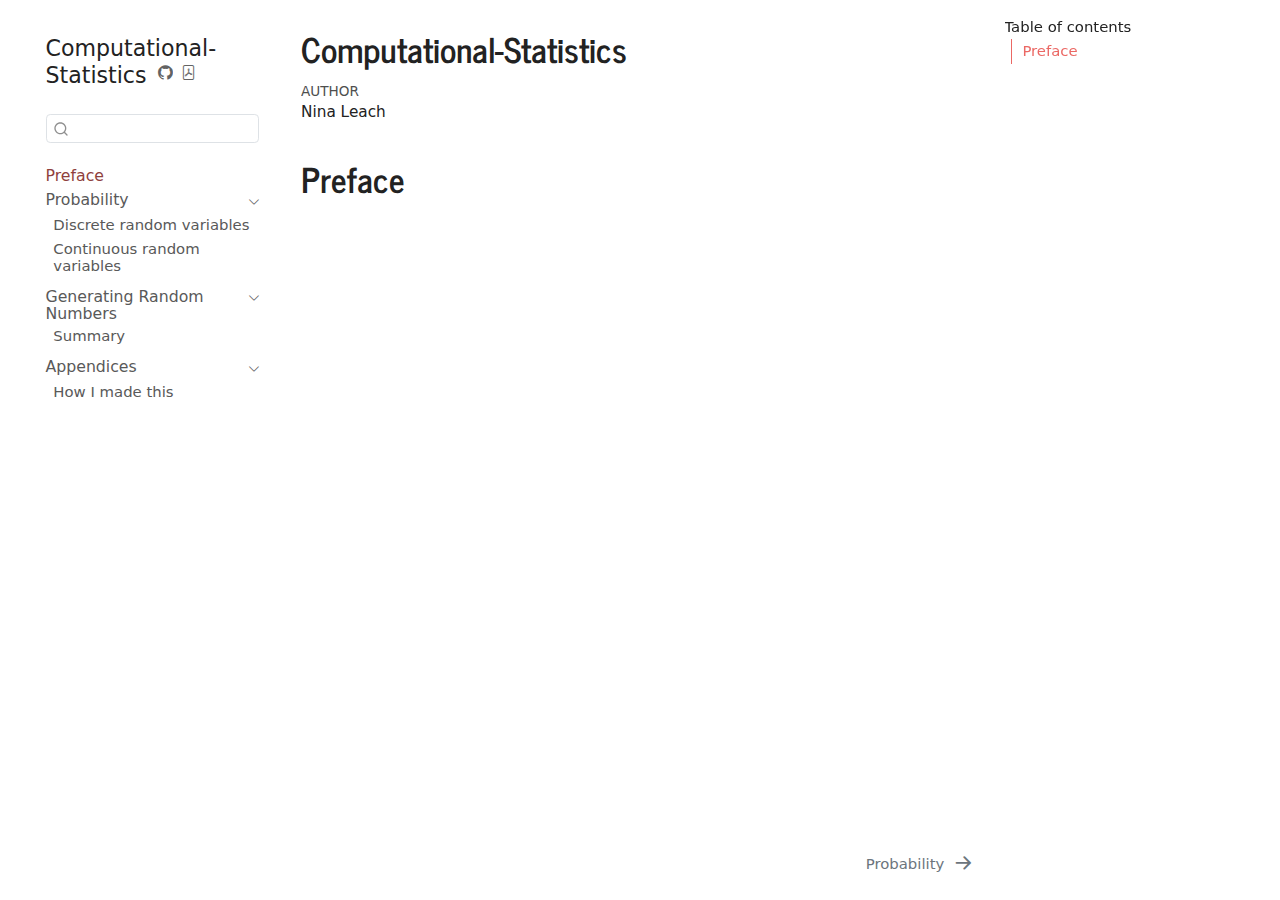
<file: docs/index.html>
<!DOCTYPE html>
<html xmlns="http://www.w3.org/1999/xhtml" lang="en" xml:lang="en"><head>

<meta charset="utf-8">
<meta name="generator" content="quarto-1.4.549">

<meta name="viewport" content="width=device-width, initial-scale=1.0, user-scalable=yes">

<meta name="author" content="Nina Leach">

<title>Computational-Statistics</title>
<style>
code{white-space: pre-wrap;}
span.smallcaps{font-variant: small-caps;}
div.columns{display: flex; gap: min(4vw, 1.5em);}
div.column{flex: auto; overflow-x: auto;}
div.hanging-indent{margin-left: 1.5em; text-indent: -1.5em;}
ul.task-list{list-style: none;}
ul.task-list li input[type="checkbox"] {
  width: 0.8em;
  margin: 0 0.8em 0.2em -1em; /* quarto-specific, see https://github.com/quarto-dev/quarto-cli/issues/4556 */ 
  vertical-align: middle;
}
</style>


<script src="site_libs/quarto-nav/quarto-nav.js"></script>
<script src="site_libs/quarto-nav/headroom.min.js"></script>
<script src="site_libs/clipboard/clipboard.min.js"></script>
<script src="site_libs/quarto-search/autocomplete.umd.js"></script>
<script src="site_libs/quarto-search/fuse.min.js"></script>
<script src="site_libs/quarto-search/quarto-search.js"></script>
<meta name="quarto:offset" content="./">
<link href="./probability.html" rel="next">
<script src="site_libs/quarto-html/quarto.js"></script>
<script src="site_libs/quarto-html/popper.min.js"></script>
<script src="site_libs/quarto-html/tippy.umd.min.js"></script>
<script src="site_libs/quarto-html/anchor.min.js"></script>
<link href="site_libs/quarto-html/tippy.css" rel="stylesheet">
<link href="site_libs/quarto-html/quarto-syntax-highlighting.css" rel="stylesheet" id="quarto-text-highlighting-styles">
<script src="site_libs/bootstrap/bootstrap.min.js"></script>
<link href="site_libs/bootstrap/bootstrap-icons.css" rel="stylesheet">
<link href="site_libs/bootstrap/bootstrap.min.css" rel="stylesheet" id="quarto-bootstrap" data-mode="light">
<script id="quarto-search-options" type="application/json">{
  "location": "sidebar",
  "copy-button": false,
  "collapse-after": 3,
  "panel-placement": "start",
  "type": "textbox",
  "limit": 50,
  "keyboard-shortcut": [
    "f",
    "/",
    "s"
  ],
  "show-item-context": false,
  "language": {
    "search-no-results-text": "No results",
    "search-matching-documents-text": "matching documents",
    "search-copy-link-title": "Copy link to search",
    "search-hide-matches-text": "Hide additional matches",
    "search-more-match-text": "more match in this document",
    "search-more-matches-text": "more matches in this document",
    "search-clear-button-title": "Clear",
    "search-text-placeholder": "",
    "search-detached-cancel-button-title": "Cancel",
    "search-submit-button-title": "Submit",
    "search-label": "Search"
  }
}</script>


</head>

<body class="nav-sidebar floating">

<div id="quarto-search-results"></div>
  <header id="quarto-header" class="headroom fixed-top">
  <nav class="quarto-secondary-nav">
    <div class="container-fluid d-flex">
      <button type="button" class="quarto-btn-toggle btn" data-bs-toggle="collapse" data-bs-target=".quarto-sidebar-collapse-item" aria-controls="quarto-sidebar" aria-expanded="false" aria-label="Toggle sidebar navigation" onclick="if (window.quartoToggleHeadroom) { window.quartoToggleHeadroom(); }">
        <i class="bi bi-layout-text-sidebar-reverse"></i>
      </button>
        <nav class="quarto-page-breadcrumbs" aria-label="breadcrumb"><ol class="breadcrumb"><li class="breadcrumb-item"><a href="./index.html">Preface</a></li></ol></nav>
        <a class="flex-grow-1" role="button" data-bs-toggle="collapse" data-bs-target=".quarto-sidebar-collapse-item" aria-controls="quarto-sidebar" aria-expanded="false" aria-label="Toggle sidebar navigation" onclick="if (window.quartoToggleHeadroom) { window.quartoToggleHeadroom(); }">      
        </a>
      <button type="button" class="btn quarto-search-button" aria-label="" onclick="window.quartoOpenSearch();">
        <i class="bi bi-search"></i>
      </button>
    </div>
  </nav>
</header>
<!-- content -->
<div id="quarto-content" class="quarto-container page-columns page-rows-contents page-layout-article">
<!-- sidebar -->
  <nav id="quarto-sidebar" class="sidebar collapse collapse-horizontal quarto-sidebar-collapse-item sidebar-navigation floating overflow-auto">
    <div class="pt-lg-2 mt-2 text-left sidebar-header">
    <div class="sidebar-title mb-0 py-0">
      <a href="./">Computational-Statistics</a> 
        <div class="sidebar-tools-main">
    <a href="https://github.com/N-Leach/course_Computational-Statistics" title="Source Code" class="quarto-navigation-tool px-1" aria-label="Source Code"><i class="bi bi-github"></i></a>
    <a href="./Computational-Statistics.pdf" title="Download PDF" class="quarto-navigation-tool px-1" aria-label="Download PDF"><i class="bi bi-file-pdf"></i></a>
</div>
    </div>
      </div>
        <div class="mt-2 flex-shrink-0 align-items-center">
        <div class="sidebar-search">
        <div id="quarto-search" class="" title="Search"></div>
        </div>
        </div>
    <div class="sidebar-menu-container"> 
    <ul class="list-unstyled mt-1">
        <li class="sidebar-item">
  <div class="sidebar-item-container"> 
  <a href="./index.html" class="sidebar-item-text sidebar-link active">
 <span class="menu-text">Preface</span></a>
  </div>
</li>
        <li class="sidebar-item sidebar-item-section">
      <div class="sidebar-item-container"> 
            <a href="./probability.html" class="sidebar-item-text sidebar-link">
 <span class="menu-text">Probability</span></a>
          <a class="sidebar-item-toggle text-start" data-bs-toggle="collapse" data-bs-target="#quarto-sidebar-section-1" aria-expanded="true" aria-label="Toggle section">
            <i class="bi bi-chevron-right ms-2"></i>
          </a> 
      </div>
      <ul id="quarto-sidebar-section-1" class="collapse list-unstyled sidebar-section depth1 show">  
          <li class="sidebar-item">
  <div class="sidebar-item-container"> 
  <a href="./discreteRV.html" class="sidebar-item-text sidebar-link"><span class="chapter-title">Discrete random variables</span></a>
  </div>
</li>
          <li class="sidebar-item">
  <div class="sidebar-item-container"> 
  <a href="./contRV.html" class="sidebar-item-text sidebar-link"><span class="chapter-title">Continuous random variables</span></a>
  </div>
</li>
      </ul>
  </li>
        <li class="sidebar-item sidebar-item-section">
      <div class="sidebar-item-container"> 
            <a class="sidebar-item-text sidebar-link text-start" data-bs-toggle="collapse" data-bs-target="#quarto-sidebar-section-2" aria-expanded="true">
 <span class="menu-text">Generating Random Numbers</span></a>
          <a class="sidebar-item-toggle text-start" data-bs-toggle="collapse" data-bs-target="#quarto-sidebar-section-2" aria-expanded="true" aria-label="Toggle section">
            <i class="bi bi-chevron-right ms-2"></i>
          </a> 
      </div>
      <ul id="quarto-sidebar-section-2" class="collapse list-unstyled sidebar-section depth1 show">  
          <li class="sidebar-item">
  <div class="sidebar-item-container"> 
  <a href="./summary.html" class="sidebar-item-text sidebar-link"><span class="chapter-title">Summary</span></a>
  </div>
</li>
      </ul>
  </li>
        <li class="sidebar-item sidebar-item-section">
      <div class="sidebar-item-container"> 
            <a class="sidebar-item-text sidebar-link text-start" data-bs-toggle="collapse" data-bs-target="#quarto-sidebar-section-3" aria-expanded="true">
 <span class="menu-text">Appendices</span></a>
          <a class="sidebar-item-toggle text-start" data-bs-toggle="collapse" data-bs-target="#quarto-sidebar-section-3" aria-expanded="true" aria-label="Toggle section">
            <i class="bi bi-chevron-right ms-2"></i>
          </a> 
      </div>
      <ul id="quarto-sidebar-section-3" class="collapse list-unstyled sidebar-section depth1 show">  
          <li class="sidebar-item">
  <div class="sidebar-item-container"> 
  <a href="./howto.html" class="sidebar-item-text sidebar-link"><span class="chapter-title">How I made this</span></a>
  </div>
</li>
      </ul>
  </li>
    </ul>
    </div>
</nav>
<div id="quarto-sidebar-glass" class="quarto-sidebar-collapse-item" data-bs-toggle="collapse" data-bs-target=".quarto-sidebar-collapse-item"></div>
<!-- margin-sidebar -->
    <div id="quarto-margin-sidebar" class="sidebar margin-sidebar">
        <nav id="TOC" role="doc-toc" class="toc-active">
    <h2 id="toc-title">Table of contents</h2>
   
  <ul>
  <li><a href="#preface" id="toc-preface" class="nav-link active" data-scroll-target="#preface">Preface</a></li>
  </ul>
</nav>
    </div>
<!-- main -->
<main class="content" id="quarto-document-content">

<header id="title-block-header" class="quarto-title-block default">
<div class="quarto-title">
<h1 class="title">Computational-Statistics</h1>
</div>



<div class="quarto-title-meta">

    <div>
    <div class="quarto-title-meta-heading">Author</div>
    <div class="quarto-title-meta-contents">
             <p>Nina Leach </p>
          </div>
  </div>
    
  
    
  </div>
  


</header>


<section id="preface" class="level1 unnumbered">
<h1 class="unnumbered">Preface</h1>


</section>

</main> <!-- /main -->
<script id="quarto-html-after-body" type="application/javascript">
window.document.addEventListener("DOMContentLoaded", function (event) {
  const toggleBodyColorMode = (bsSheetEl) => {
    const mode = bsSheetEl.getAttribute("data-mode");
    const bodyEl = window.document.querySelector("body");
    if (mode === "dark") {
      bodyEl.classList.add("quarto-dark");
      bodyEl.classList.remove("quarto-light");
    } else {
      bodyEl.classList.add("quarto-light");
      bodyEl.classList.remove("quarto-dark");
    }
  }
  const toggleBodyColorPrimary = () => {
    const bsSheetEl = window.document.querySelector("link#quarto-bootstrap");
    if (bsSheetEl) {
      toggleBodyColorMode(bsSheetEl);
    }
  }
  toggleBodyColorPrimary();  
  const icon = "";
  const anchorJS = new window.AnchorJS();
  anchorJS.options = {
    placement: 'right',
    icon: icon
  };
  anchorJS.add('.anchored');
  const isCodeAnnotation = (el) => {
    for (const clz of el.classList) {
      if (clz.startsWith('code-annotation-')) {                     
        return true;
      }
    }
    return false;
  }
  const clipboard = new window.ClipboardJS('.code-copy-button', {
    text: function(trigger) {
      const codeEl = trigger.previousElementSibling.cloneNode(true);
      for (const childEl of codeEl.children) {
        if (isCodeAnnotation(childEl)) {
          childEl.remove();
        }
      }
      return codeEl.innerText;
    }
  });
  clipboard.on('success', function(e) {
    // button target
    const button = e.trigger;
    // don't keep focus
    button.blur();
    // flash "checked"
    button.classList.add('code-copy-button-checked');
    var currentTitle = button.getAttribute("title");
    button.setAttribute("title", "Copied!");
    let tooltip;
    if (window.bootstrap) {
      button.setAttribute("data-bs-toggle", "tooltip");
      button.setAttribute("data-bs-placement", "left");
      button.setAttribute("data-bs-title", "Copied!");
      tooltip = new bootstrap.Tooltip(button, 
        { trigger: "manual", 
          customClass: "code-copy-button-tooltip",
          offset: [0, -8]});
      tooltip.show();    
    }
    setTimeout(function() {
      if (tooltip) {
        tooltip.hide();
        button.removeAttribute("data-bs-title");
        button.removeAttribute("data-bs-toggle");
        button.removeAttribute("data-bs-placement");
      }
      button.setAttribute("title", currentTitle);
      button.classList.remove('code-copy-button-checked');
    }, 1000);
    // clear code selection
    e.clearSelection();
  });
  function tippyHover(el, contentFn, onTriggerFn, onUntriggerFn) {
    const config = {
      allowHTML: true,
      maxWidth: 500,
      delay: 100,
      arrow: false,
      appendTo: function(el) {
          return el.parentElement;
      },
      interactive: true,
      interactiveBorder: 10,
      theme: 'quarto',
      placement: 'bottom-start',
    };
    if (contentFn) {
      config.content = contentFn;
    }
    if (onTriggerFn) {
      config.onTrigger = onTriggerFn;
    }
    if (onUntriggerFn) {
      config.onUntrigger = onUntriggerFn;
    }
    window.tippy(el, config); 
  }
  const noterefs = window.document.querySelectorAll('a[role="doc-noteref"]');
  for (var i=0; i<noterefs.length; i++) {
    const ref = noterefs[i];
    tippyHover(ref, function() {
      // use id or data attribute instead here
      let href = ref.getAttribute('data-footnote-href') || ref.getAttribute('href');
      try { href = new URL(href).hash; } catch {}
      const id = href.replace(/^#\/?/, "");
      const note = window.document.getElementById(id);
      return note.innerHTML;
    });
  }
  const xrefs = window.document.querySelectorAll('a.quarto-xref');
  const processXRef = (id, note) => {
    // Strip column container classes
    const stripColumnClz = (el) => {
      el.classList.remove("page-full", "page-columns");
      if (el.children) {
        for (const child of el.children) {
          stripColumnClz(child);
        }
      }
    }
    stripColumnClz(note)
    if (id === null || id.startsWith('sec-')) {
      // Special case sections, only their first couple elements
      const container = document.createElement("div");
      if (note.children && note.children.length > 2) {
        container.appendChild(note.children[0].cloneNode(true));
        for (let i = 1; i < note.children.length; i++) {
          const child = note.children[i];
          if (child.tagName === "P" && child.innerText === "") {
            continue;
          } else {
            container.appendChild(child.cloneNode(true));
            break;
          }
        }
        if (window.Quarto?.typesetMath) {
          window.Quarto.typesetMath(container);
        }
        return container.innerHTML
      } else {
        if (window.Quarto?.typesetMath) {
          window.Quarto.typesetMath(note);
        }
        return note.innerHTML;
      }
    } else {
      // Remove any anchor links if they are present
      const anchorLink = note.querySelector('a.anchorjs-link');
      if (anchorLink) {
        anchorLink.remove();
      }
      if (window.Quarto?.typesetMath) {
        window.Quarto.typesetMath(note);
      }
      // TODO in 1.5, we should make sure this works without a callout special case
      if (note.classList.contains("callout")) {
        return note.outerHTML;
      } else {
        return note.innerHTML;
      }
    }
  }
  for (var i=0; i<xrefs.length; i++) {
    const xref = xrefs[i];
    tippyHover(xref, undefined, function(instance) {
      instance.disable();
      let url = xref.getAttribute('href');
      let hash = undefined; 
      if (url.startsWith('#')) {
        hash = url;
      } else {
        try { hash = new URL(url).hash; } catch {}
      }
      if (hash) {
        const id = hash.replace(/^#\/?/, "");
        const note = window.document.getElementById(id);
        if (note !== null) {
          try {
            const html = processXRef(id, note.cloneNode(true));
            instance.setContent(html);
          } finally {
            instance.enable();
            instance.show();
          }
        } else {
          // See if we can fetch this
          fetch(url.split('#')[0])
          .then(res => res.text())
          .then(html => {
            const parser = new DOMParser();
            const htmlDoc = parser.parseFromString(html, "text/html");
            const note = htmlDoc.getElementById(id);
            if (note !== null) {
              const html = processXRef(id, note);
              instance.setContent(html);
            } 
          }).finally(() => {
            instance.enable();
            instance.show();
          });
        }
      } else {
        // See if we can fetch a full url (with no hash to target)
        // This is a special case and we should probably do some content thinning / targeting
        fetch(url)
        .then(res => res.text())
        .then(html => {
          const parser = new DOMParser();
          const htmlDoc = parser.parseFromString(html, "text/html");
          const note = htmlDoc.querySelector('main.content');
          if (note !== null) {
            // This should only happen for chapter cross references
            // (since there is no id in the URL)
            // remove the first header
            if (note.children.length > 0 && note.children[0].tagName === "HEADER") {
              note.children[0].remove();
            }
            const html = processXRef(null, note);
            instance.setContent(html);
          } 
        }).finally(() => {
          instance.enable();
          instance.show();
        });
      }
    }, function(instance) {
    });
  }
      let selectedAnnoteEl;
      const selectorForAnnotation = ( cell, annotation) => {
        let cellAttr = 'data-code-cell="' + cell + '"';
        let lineAttr = 'data-code-annotation="' +  annotation + '"';
        const selector = 'span[' + cellAttr + '][' + lineAttr + ']';
        return selector;
      }
      const selectCodeLines = (annoteEl) => {
        const doc = window.document;
        const targetCell = annoteEl.getAttribute("data-target-cell");
        const targetAnnotation = annoteEl.getAttribute("data-target-annotation");
        const annoteSpan = window.document.querySelector(selectorForAnnotation(targetCell, targetAnnotation));
        const lines = annoteSpan.getAttribute("data-code-lines").split(",");
        const lineIds = lines.map((line) => {
          return targetCell + "-" + line;
        })
        let top = null;
        let height = null;
        let parent = null;
        if (lineIds.length > 0) {
            //compute the position of the single el (top and bottom and make a div)
            const el = window.document.getElementById(lineIds[0]);
            top = el.offsetTop;
            height = el.offsetHeight;
            parent = el.parentElement.parentElement;
          if (lineIds.length > 1) {
            const lastEl = window.document.getElementById(lineIds[lineIds.length - 1]);
            const bottom = lastEl.offsetTop + lastEl.offsetHeight;
            height = bottom - top;
          }
          if (top !== null && height !== null && parent !== null) {
            // cook up a div (if necessary) and position it 
            let div = window.document.getElementById("code-annotation-line-highlight");
            if (div === null) {
              div = window.document.createElement("div");
              div.setAttribute("id", "code-annotation-line-highlight");
              div.style.position = 'absolute';
              parent.appendChild(div);
            }
            div.style.top = top - 2 + "px";
            div.style.height = height + 4 + "px";
            div.style.left = 0;
            let gutterDiv = window.document.getElementById("code-annotation-line-highlight-gutter");
            if (gutterDiv === null) {
              gutterDiv = window.document.createElement("div");
              gutterDiv.setAttribute("id", "code-annotation-line-highlight-gutter");
              gutterDiv.style.position = 'absolute';
              const codeCell = window.document.getElementById(targetCell);
              const gutter = codeCell.querySelector('.code-annotation-gutter');
              gutter.appendChild(gutterDiv);
            }
            gutterDiv.style.top = top - 2 + "px";
            gutterDiv.style.height = height + 4 + "px";
          }
          selectedAnnoteEl = annoteEl;
        }
      };
      const unselectCodeLines = () => {
        const elementsIds = ["code-annotation-line-highlight", "code-annotation-line-highlight-gutter"];
        elementsIds.forEach((elId) => {
          const div = window.document.getElementById(elId);
          if (div) {
            div.remove();
          }
        });
        selectedAnnoteEl = undefined;
      };
        // Handle positioning of the toggle
    window.addEventListener(
      "resize",
      throttle(() => {
        elRect = undefined;
        if (selectedAnnoteEl) {
          selectCodeLines(selectedAnnoteEl);
        }
      }, 10)
    );
    function throttle(fn, ms) {
    let throttle = false;
    let timer;
      return (...args) => {
        if(!throttle) { // first call gets through
            fn.apply(this, args);
            throttle = true;
        } else { // all the others get throttled
            if(timer) clearTimeout(timer); // cancel #2
            timer = setTimeout(() => {
              fn.apply(this, args);
              timer = throttle = false;
            }, ms);
        }
      };
    }
      // Attach click handler to the DT
      const annoteDls = window.document.querySelectorAll('dt[data-target-cell]');
      for (const annoteDlNode of annoteDls) {
        annoteDlNode.addEventListener('click', (event) => {
          const clickedEl = event.target;
          if (clickedEl !== selectedAnnoteEl) {
            unselectCodeLines();
            const activeEl = window.document.querySelector('dt[data-target-cell].code-annotation-active');
            if (activeEl) {
              activeEl.classList.remove('code-annotation-active');
            }
            selectCodeLines(clickedEl);
            clickedEl.classList.add('code-annotation-active');
          } else {
            // Unselect the line
            unselectCodeLines();
            clickedEl.classList.remove('code-annotation-active');
          }
        });
      }
  const findCites = (el) => {
    const parentEl = el.parentElement;
    if (parentEl) {
      const cites = parentEl.dataset.cites;
      if (cites) {
        return {
          el,
          cites: cites.split(' ')
        };
      } else {
        return findCites(el.parentElement)
      }
    } else {
      return undefined;
    }
  };
  var bibliorefs = window.document.querySelectorAll('a[role="doc-biblioref"]');
  for (var i=0; i<bibliorefs.length; i++) {
    const ref = bibliorefs[i];
    const citeInfo = findCites(ref);
    if (citeInfo) {
      tippyHover(citeInfo.el, function() {
        var popup = window.document.createElement('div');
        citeInfo.cites.forEach(function(cite) {
          var citeDiv = window.document.createElement('div');
          citeDiv.classList.add('hanging-indent');
          citeDiv.classList.add('csl-entry');
          var biblioDiv = window.document.getElementById('ref-' + cite);
          if (biblioDiv) {
            citeDiv.innerHTML = biblioDiv.innerHTML;
          }
          popup.appendChild(citeDiv);
        });
        return popup.innerHTML;
      });
    }
  }
});
</script>
<nav class="page-navigation">
  <div class="nav-page nav-page-previous">
  </div>
  <div class="nav-page nav-page-next">
      <a href="./probability.html" class="pagination-link" aria-label="Probability">
        <span class="nav-page-text">Probability</span> <i class="bi bi-arrow-right-short"></i>
      </a>
  </div>
</nav>
</div> <!-- /content -->




</body></html>
</file>
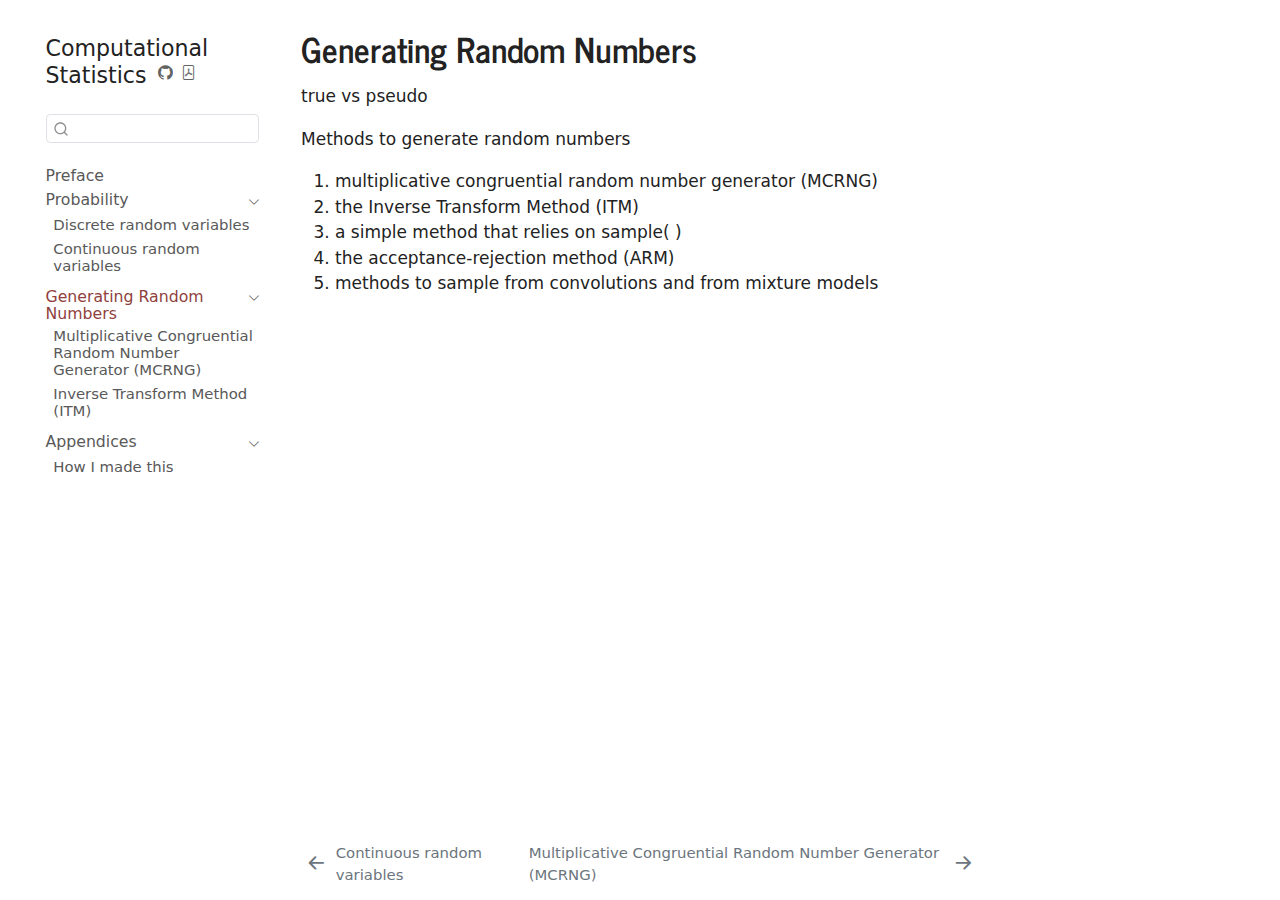
<file: docs/generatingRV.html>
<!DOCTYPE html>
<html xmlns="http://www.w3.org/1999/xhtml" lang="en" xml:lang="en"><head>

<meta charset="utf-8">
<meta name="generator" content="quarto-1.4.549">

<meta name="viewport" content="width=device-width, initial-scale=1.0, user-scalable=yes">


<title>Computational Statistics - Generating Random Numbers</title>
<style>
code{white-space: pre-wrap;}
span.smallcaps{font-variant: small-caps;}
div.columns{display: flex; gap: min(4vw, 1.5em);}
div.column{flex: auto; overflow-x: auto;}
div.hanging-indent{margin-left: 1.5em; text-indent: -1.5em;}
ul.task-list{list-style: none;}
ul.task-list li input[type="checkbox"] {
  width: 0.8em;
  margin: 0 0.8em 0.2em -1em; /* quarto-specific, see https://github.com/quarto-dev/quarto-cli/issues/4556 */ 
  vertical-align: middle;
}
</style>


<script src="site_libs/quarto-nav/quarto-nav.js"></script>
<script src="site_libs/quarto-nav/headroom.min.js"></script>
<script src="site_libs/clipboard/clipboard.min.js"></script>
<script src="site_libs/quarto-search/autocomplete.umd.js"></script>
<script src="site_libs/quarto-search/fuse.min.js"></script>
<script src="site_libs/quarto-search/quarto-search.js"></script>
<meta name="quarto:offset" content="./">
<link href="./mcrng.html" rel="next">
<link href="./contRV.html" rel="prev">
<script src="site_libs/quarto-html/quarto.js"></script>
<script src="site_libs/quarto-html/popper.min.js"></script>
<script src="site_libs/quarto-html/tippy.umd.min.js"></script>
<script src="site_libs/quarto-html/anchor.min.js"></script>
<link href="site_libs/quarto-html/tippy.css" rel="stylesheet">
<link href="site_libs/quarto-html/quarto-syntax-highlighting.css" rel="stylesheet" id="quarto-text-highlighting-styles">
<script src="site_libs/bootstrap/bootstrap.min.js"></script>
<link href="site_libs/bootstrap/bootstrap-icons.css" rel="stylesheet">
<link href="site_libs/bootstrap/bootstrap.min.css" rel="stylesheet" id="quarto-bootstrap" data-mode="light">
<script id="quarto-search-options" type="application/json">{
  "location": "sidebar",
  "copy-button": false,
  "collapse-after": 3,
  "panel-placement": "start",
  "type": "textbox",
  "limit": 50,
  "keyboard-shortcut": [
    "f",
    "/",
    "s"
  ],
  "show-item-context": false,
  "language": {
    "search-no-results-text": "No results",
    "search-matching-documents-text": "matching documents",
    "search-copy-link-title": "Copy link to search",
    "search-hide-matches-text": "Hide additional matches",
    "search-more-match-text": "more match in this document",
    "search-more-matches-text": "more matches in this document",
    "search-clear-button-title": "Clear",
    "search-text-placeholder": "",
    "search-detached-cancel-button-title": "Cancel",
    "search-submit-button-title": "Submit",
    "search-label": "Search"
  }
}</script>


</head>

<body class="nav-sidebar floating">

<div id="quarto-search-results"></div>
  <header id="quarto-header" class="headroom fixed-top">
  <nav class="quarto-secondary-nav">
    <div class="container-fluid d-flex">
      <button type="button" class="quarto-btn-toggle btn" data-bs-toggle="collapse" data-bs-target=".quarto-sidebar-collapse-item" aria-controls="quarto-sidebar" aria-expanded="false" aria-label="Toggle sidebar navigation" onclick="if (window.quartoToggleHeadroom) { window.quartoToggleHeadroom(); }">
        <i class="bi bi-layout-text-sidebar-reverse"></i>
      </button>
        <nav class="quarto-page-breadcrumbs" aria-label="breadcrumb"><ol class="breadcrumb"><li class="breadcrumb-item"><a href="./generatingRV.html">Generating Random Numbers</a></li></ol></nav>
        <a class="flex-grow-1" role="button" data-bs-toggle="collapse" data-bs-target=".quarto-sidebar-collapse-item" aria-controls="quarto-sidebar" aria-expanded="false" aria-label="Toggle sidebar navigation" onclick="if (window.quartoToggleHeadroom) { window.quartoToggleHeadroom(); }">      
        </a>
      <button type="button" class="btn quarto-search-button" aria-label="" onclick="window.quartoOpenSearch();">
        <i class="bi bi-search"></i>
      </button>
    </div>
  </nav>
</header>
<!-- content -->
<div id="quarto-content" class="quarto-container page-columns page-rows-contents page-layout-article">
<!-- sidebar -->
  <nav id="quarto-sidebar" class="sidebar collapse collapse-horizontal quarto-sidebar-collapse-item sidebar-navigation floating overflow-auto">
    <div class="pt-lg-2 mt-2 text-left sidebar-header">
    <div class="sidebar-title mb-0 py-0">
      <a href="./">Computational Statistics</a> 
        <div class="sidebar-tools-main">
    <a href="https://github.com/N-Leach/course_Computational-Statistics" title="Source Code" class="quarto-navigation-tool px-1" aria-label="Source Code"><i class="bi bi-github"></i></a>
    <a href="./Computational-Statistics.pdf" title="Download PDF" class="quarto-navigation-tool px-1" aria-label="Download PDF"><i class="bi bi-file-pdf"></i></a>
</div>
    </div>
      </div>
        <div class="mt-2 flex-shrink-0 align-items-center">
        <div class="sidebar-search">
        <div id="quarto-search" class="" title="Search"></div>
        </div>
        </div>
    <div class="sidebar-menu-container"> 
    <ul class="list-unstyled mt-1">
        <li class="sidebar-item">
  <div class="sidebar-item-container"> 
  <a href="./index.html" class="sidebar-item-text sidebar-link">
 <span class="menu-text">Preface</span></a>
  </div>
</li>
        <li class="sidebar-item sidebar-item-section">
      <div class="sidebar-item-container"> 
            <a href="./probability.html" class="sidebar-item-text sidebar-link">
 <span class="menu-text">Probability</span></a>
          <a class="sidebar-item-toggle text-start" data-bs-toggle="collapse" data-bs-target="#quarto-sidebar-section-1" aria-expanded="true" aria-label="Toggle section">
            <i class="bi bi-chevron-right ms-2"></i>
          </a> 
      </div>
      <ul id="quarto-sidebar-section-1" class="collapse list-unstyled sidebar-section depth1 show">  
          <li class="sidebar-item">
  <div class="sidebar-item-container"> 
  <a href="./discreteRV.html" class="sidebar-item-text sidebar-link"><span class="chapter-title">Discrete random variables</span></a>
  </div>
</li>
          <li class="sidebar-item">
  <div class="sidebar-item-container"> 
  <a href="./contRV.html" class="sidebar-item-text sidebar-link"><span class="chapter-title">Continuous random variables</span></a>
  </div>
</li>
      </ul>
  </li>
        <li class="sidebar-item sidebar-item-section">
      <div class="sidebar-item-container"> 
            <a href="./generatingRV.html" class="sidebar-item-text sidebar-link active">
 <span class="menu-text">Generating Random Numbers</span></a>
          <a class="sidebar-item-toggle text-start" data-bs-toggle="collapse" data-bs-target="#quarto-sidebar-section-2" aria-expanded="true" aria-label="Toggle section">
            <i class="bi bi-chevron-right ms-2"></i>
          </a> 
      </div>
      <ul id="quarto-sidebar-section-2" class="collapse list-unstyled sidebar-section depth1 show">  
          <li class="sidebar-item">
  <div class="sidebar-item-container"> 
  <a href="./mcrng.html" class="sidebar-item-text sidebar-link"><span class="chapter-title">Multiplicative Congruential Random Number Generator (MCRNG)</span></a>
  </div>
</li>
          <li class="sidebar-item">
  <div class="sidebar-item-container"> 
  <a href="./itm.html" class="sidebar-item-text sidebar-link"><span class="chapter-title">Inverse Transform Method (ITM)</span></a>
  </div>
</li>
      </ul>
  </li>
        <li class="sidebar-item sidebar-item-section">
      <div class="sidebar-item-container"> 
            <a class="sidebar-item-text sidebar-link text-start" data-bs-toggle="collapse" data-bs-target="#quarto-sidebar-section-3" aria-expanded="true">
 <span class="menu-text">Appendices</span></a>
          <a class="sidebar-item-toggle text-start" data-bs-toggle="collapse" data-bs-target="#quarto-sidebar-section-3" aria-expanded="true" aria-label="Toggle section">
            <i class="bi bi-chevron-right ms-2"></i>
          </a> 
      </div>
      <ul id="quarto-sidebar-section-3" class="collapse list-unstyled sidebar-section depth1 show">  
          <li class="sidebar-item">
  <div class="sidebar-item-container"> 
  <a href="./howto.html" class="sidebar-item-text sidebar-link"><span class="chapter-title">How I made this</span></a>
  </div>
</li>
      </ul>
  </li>
    </ul>
    </div>
</nav>
<div id="quarto-sidebar-glass" class="quarto-sidebar-collapse-item" data-bs-toggle="collapse" data-bs-target=".quarto-sidebar-collapse-item"></div>
<!-- margin-sidebar -->
    <div id="quarto-margin-sidebar" class="sidebar margin-sidebar">
        
    </div>
<!-- main -->
<main class="content" id="quarto-document-content">

<header id="title-block-header" class="quarto-title-block default">
<div class="quarto-title">
<h1 class="title">Generating Random Numbers</h1>
</div>



<div class="quarto-title-meta">

    
  
    
  </div>
  


</header>


<p>true vs pseudo</p>
<p>Methods to generate random numbers</p>
<ol type="1">
<li>multiplicative congruential random number generator (MCRNG)</li>
<li>the Inverse Transform Method (ITM)</li>
<li>a simple method that relies on sample( )</li>
<li>the acceptance-rejection method (ARM)</li>
<li>methods to sample from convolutions and from mixture models</li>
</ol>



</main> <!-- /main -->
<script id="quarto-html-after-body" type="application/javascript">
window.document.addEventListener("DOMContentLoaded", function (event) {
  const toggleBodyColorMode = (bsSheetEl) => {
    const mode = bsSheetEl.getAttribute("data-mode");
    const bodyEl = window.document.querySelector("body");
    if (mode === "dark") {
      bodyEl.classList.add("quarto-dark");
      bodyEl.classList.remove("quarto-light");
    } else {
      bodyEl.classList.add("quarto-light");
      bodyEl.classList.remove("quarto-dark");
    }
  }
  const toggleBodyColorPrimary = () => {
    const bsSheetEl = window.document.querySelector("link#quarto-bootstrap");
    if (bsSheetEl) {
      toggleBodyColorMode(bsSheetEl);
    }
  }
  toggleBodyColorPrimary();  
  const icon = "";
  const anchorJS = new window.AnchorJS();
  anchorJS.options = {
    placement: 'right',
    icon: icon
  };
  anchorJS.add('.anchored');
  const isCodeAnnotation = (el) => {
    for (const clz of el.classList) {
      if (clz.startsWith('code-annotation-')) {                     
        return true;
      }
    }
    return false;
  }
  const clipboard = new window.ClipboardJS('.code-copy-button', {
    text: function(trigger) {
      const codeEl = trigger.previousElementSibling.cloneNode(true);
      for (const childEl of codeEl.children) {
        if (isCodeAnnotation(childEl)) {
          childEl.remove();
        }
      }
      return codeEl.innerText;
    }
  });
  clipboard.on('success', function(e) {
    // button target
    const button = e.trigger;
    // don't keep focus
    button.blur();
    // flash "checked"
    button.classList.add('code-copy-button-checked');
    var currentTitle = button.getAttribute("title");
    button.setAttribute("title", "Copied!");
    let tooltip;
    if (window.bootstrap) {
      button.setAttribute("data-bs-toggle", "tooltip");
      button.setAttribute("data-bs-placement", "left");
      button.setAttribute("data-bs-title", "Copied!");
      tooltip = new bootstrap.Tooltip(button, 
        { trigger: "manual", 
          customClass: "code-copy-button-tooltip",
          offset: [0, -8]});
      tooltip.show();    
    }
    setTimeout(function() {
      if (tooltip) {
        tooltip.hide();
        button.removeAttribute("data-bs-title");
        button.removeAttribute("data-bs-toggle");
        button.removeAttribute("data-bs-placement");
      }
      button.setAttribute("title", currentTitle);
      button.classList.remove('code-copy-button-checked');
    }, 1000);
    // clear code selection
    e.clearSelection();
  });
  function tippyHover(el, contentFn, onTriggerFn, onUntriggerFn) {
    const config = {
      allowHTML: true,
      maxWidth: 500,
      delay: 100,
      arrow: false,
      appendTo: function(el) {
          return el.parentElement;
      },
      interactive: true,
      interactiveBorder: 10,
      theme: 'quarto',
      placement: 'bottom-start',
    };
    if (contentFn) {
      config.content = contentFn;
    }
    if (onTriggerFn) {
      config.onTrigger = onTriggerFn;
    }
    if (onUntriggerFn) {
      config.onUntrigger = onUntriggerFn;
    }
    window.tippy(el, config); 
  }
  const noterefs = window.document.querySelectorAll('a[role="doc-noteref"]');
  for (var i=0; i<noterefs.length; i++) {
    const ref = noterefs[i];
    tippyHover(ref, function() {
      // use id or data attribute instead here
      let href = ref.getAttribute('data-footnote-href') || ref.getAttribute('href');
      try { href = new URL(href).hash; } catch {}
      const id = href.replace(/^#\/?/, "");
      const note = window.document.getElementById(id);
      return note.innerHTML;
    });
  }
  const xrefs = window.document.querySelectorAll('a.quarto-xref');
  const processXRef = (id, note) => {
    // Strip column container classes
    const stripColumnClz = (el) => {
      el.classList.remove("page-full", "page-columns");
      if (el.children) {
        for (const child of el.children) {
          stripColumnClz(child);
        }
      }
    }
    stripColumnClz(note)
    if (id === null || id.startsWith('sec-')) {
      // Special case sections, only their first couple elements
      const container = document.createElement("div");
      if (note.children && note.children.length > 2) {
        container.appendChild(note.children[0].cloneNode(true));
        for (let i = 1; i < note.children.length; i++) {
          const child = note.children[i];
          if (child.tagName === "P" && child.innerText === "") {
            continue;
          } else {
            container.appendChild(child.cloneNode(true));
            break;
          }
        }
        if (window.Quarto?.typesetMath) {
          window.Quarto.typesetMath(container);
        }
        return container.innerHTML
      } else {
        if (window.Quarto?.typesetMath) {
          window.Quarto.typesetMath(note);
        }
        return note.innerHTML;
      }
    } else {
      // Remove any anchor links if they are present
      const anchorLink = note.querySelector('a.anchorjs-link');
      if (anchorLink) {
        anchorLink.remove();
      }
      if (window.Quarto?.typesetMath) {
        window.Quarto.typesetMath(note);
      }
      // TODO in 1.5, we should make sure this works without a callout special case
      if (note.classList.contains("callout")) {
        return note.outerHTML;
      } else {
        return note.innerHTML;
      }
    }
  }
  for (var i=0; i<xrefs.length; i++) {
    const xref = xrefs[i];
    tippyHover(xref, undefined, function(instance) {
      instance.disable();
      let url = xref.getAttribute('href');
      let hash = undefined; 
      if (url.startsWith('#')) {
        hash = url;
      } else {
        try { hash = new URL(url).hash; } catch {}
      }
      if (hash) {
        const id = hash.replace(/^#\/?/, "");
        const note = window.document.getElementById(id);
        if (note !== null) {
          try {
            const html = processXRef(id, note.cloneNode(true));
            instance.setContent(html);
          } finally {
            instance.enable();
            instance.show();
          }
        } else {
          // See if we can fetch this
          fetch(url.split('#')[0])
          .then(res => res.text())
          .then(html => {
            const parser = new DOMParser();
            const htmlDoc = parser.parseFromString(html, "text/html");
            const note = htmlDoc.getElementById(id);
            if (note !== null) {
              const html = processXRef(id, note);
              instance.setContent(html);
            } 
          }).finally(() => {
            instance.enable();
            instance.show();
          });
        }
      } else {
        // See if we can fetch a full url (with no hash to target)
        // This is a special case and we should probably do some content thinning / targeting
        fetch(url)
        .then(res => res.text())
        .then(html => {
          const parser = new DOMParser();
          const htmlDoc = parser.parseFromString(html, "text/html");
          const note = htmlDoc.querySelector('main.content');
          if (note !== null) {
            // This should only happen for chapter cross references
            // (since there is no id in the URL)
            // remove the first header
            if (note.children.length > 0 && note.children[0].tagName === "HEADER") {
              note.children[0].remove();
            }
            const html = processXRef(null, note);
            instance.setContent(html);
          } 
        }).finally(() => {
          instance.enable();
          instance.show();
        });
      }
    }, function(instance) {
    });
  }
      let selectedAnnoteEl;
      const selectorForAnnotation = ( cell, annotation) => {
        let cellAttr = 'data-code-cell="' + cell + '"';
        let lineAttr = 'data-code-annotation="' +  annotation + '"';
        const selector = 'span[' + cellAttr + '][' + lineAttr + ']';
        return selector;
      }
      const selectCodeLines = (annoteEl) => {
        const doc = window.document;
        const targetCell = annoteEl.getAttribute("data-target-cell");
        const targetAnnotation = annoteEl.getAttribute("data-target-annotation");
        const annoteSpan = window.document.querySelector(selectorForAnnotation(targetCell, targetAnnotation));
        const lines = annoteSpan.getAttribute("data-code-lines").split(",");
        const lineIds = lines.map((line) => {
          return targetCell + "-" + line;
        })
        let top = null;
        let height = null;
        let parent = null;
        if (lineIds.length > 0) {
            //compute the position of the single el (top and bottom and make a div)
            const el = window.document.getElementById(lineIds[0]);
            top = el.offsetTop;
            height = el.offsetHeight;
            parent = el.parentElement.parentElement;
          if (lineIds.length > 1) {
            const lastEl = window.document.getElementById(lineIds[lineIds.length - 1]);
            const bottom = lastEl.offsetTop + lastEl.offsetHeight;
            height = bottom - top;
          }
          if (top !== null && height !== null && parent !== null) {
            // cook up a div (if necessary) and position it 
            let div = window.document.getElementById("code-annotation-line-highlight");
            if (div === null) {
              div = window.document.createElement("div");
              div.setAttribute("id", "code-annotation-line-highlight");
              div.style.position = 'absolute';
              parent.appendChild(div);
            }
            div.style.top = top - 2 + "px";
            div.style.height = height + 4 + "px";
            div.style.left = 0;
            let gutterDiv = window.document.getElementById("code-annotation-line-highlight-gutter");
            if (gutterDiv === null) {
              gutterDiv = window.document.createElement("div");
              gutterDiv.setAttribute("id", "code-annotation-line-highlight-gutter");
              gutterDiv.style.position = 'absolute';
              const codeCell = window.document.getElementById(targetCell);
              const gutter = codeCell.querySelector('.code-annotation-gutter');
              gutter.appendChild(gutterDiv);
            }
            gutterDiv.style.top = top - 2 + "px";
            gutterDiv.style.height = height + 4 + "px";
          }
          selectedAnnoteEl = annoteEl;
        }
      };
      const unselectCodeLines = () => {
        const elementsIds = ["code-annotation-line-highlight", "code-annotation-line-highlight-gutter"];
        elementsIds.forEach((elId) => {
          const div = window.document.getElementById(elId);
          if (div) {
            div.remove();
          }
        });
        selectedAnnoteEl = undefined;
      };
        // Handle positioning of the toggle
    window.addEventListener(
      "resize",
      throttle(() => {
        elRect = undefined;
        if (selectedAnnoteEl) {
          selectCodeLines(selectedAnnoteEl);
        }
      }, 10)
    );
    function throttle(fn, ms) {
    let throttle = false;
    let timer;
      return (...args) => {
        if(!throttle) { // first call gets through
            fn.apply(this, args);
            throttle = true;
        } else { // all the others get throttled
            if(timer) clearTimeout(timer); // cancel #2
            timer = setTimeout(() => {
              fn.apply(this, args);
              timer = throttle = false;
            }, ms);
        }
      };
    }
      // Attach click handler to the DT
      const annoteDls = window.document.querySelectorAll('dt[data-target-cell]');
      for (const annoteDlNode of annoteDls) {
        annoteDlNode.addEventListener('click', (event) => {
          const clickedEl = event.target;
          if (clickedEl !== selectedAnnoteEl) {
            unselectCodeLines();
            const activeEl = window.document.querySelector('dt[data-target-cell].code-annotation-active');
            if (activeEl) {
              activeEl.classList.remove('code-annotation-active');
            }
            selectCodeLines(clickedEl);
            clickedEl.classList.add('code-annotation-active');
          } else {
            // Unselect the line
            unselectCodeLines();
            clickedEl.classList.remove('code-annotation-active');
          }
        });
      }
  const findCites = (el) => {
    const parentEl = el.parentElement;
    if (parentEl) {
      const cites = parentEl.dataset.cites;
      if (cites) {
        return {
          el,
          cites: cites.split(' ')
        };
      } else {
        return findCites(el.parentElement)
      }
    } else {
      return undefined;
    }
  };
  var bibliorefs = window.document.querySelectorAll('a[role="doc-biblioref"]');
  for (var i=0; i<bibliorefs.length; i++) {
    const ref = bibliorefs[i];
    const citeInfo = findCites(ref);
    if (citeInfo) {
      tippyHover(citeInfo.el, function() {
        var popup = window.document.createElement('div');
        citeInfo.cites.forEach(function(cite) {
          var citeDiv = window.document.createElement('div');
          citeDiv.classList.add('hanging-indent');
          citeDiv.classList.add('csl-entry');
          var biblioDiv = window.document.getElementById('ref-' + cite);
          if (biblioDiv) {
            citeDiv.innerHTML = biblioDiv.innerHTML;
          }
          popup.appendChild(citeDiv);
        });
        return popup.innerHTML;
      });
    }
  }
});
</script>
<nav class="page-navigation">
  <div class="nav-page nav-page-previous">
      <a href="./contRV.html" class="pagination-link  aria-label=" &lt;span="" random="" variables&lt;="" span&gt;"="">
        <i class="bi bi-arrow-left-short"></i> <span class="nav-page-text"><span class="chapter-title">Continuous random variables</span></span>
      </a>          
  </div>
  <div class="nav-page nav-page-next">
      <a href="./mcrng.html" class="pagination-link" aria-label="<span class='chapter-number'>3</span>&nbsp; <span class='chapter-title'>Multiplicative Congruential Random Number Generator (MCRNG)</span>">
        <span class="nav-page-text"><span class="chapter-title">Multiplicative Congruential Random Number Generator (MCRNG)</span></span> <i class="bi bi-arrow-right-short"></i>
      </a>
  </div>
</nav>
</div> <!-- /content -->




</body></html>
</file>
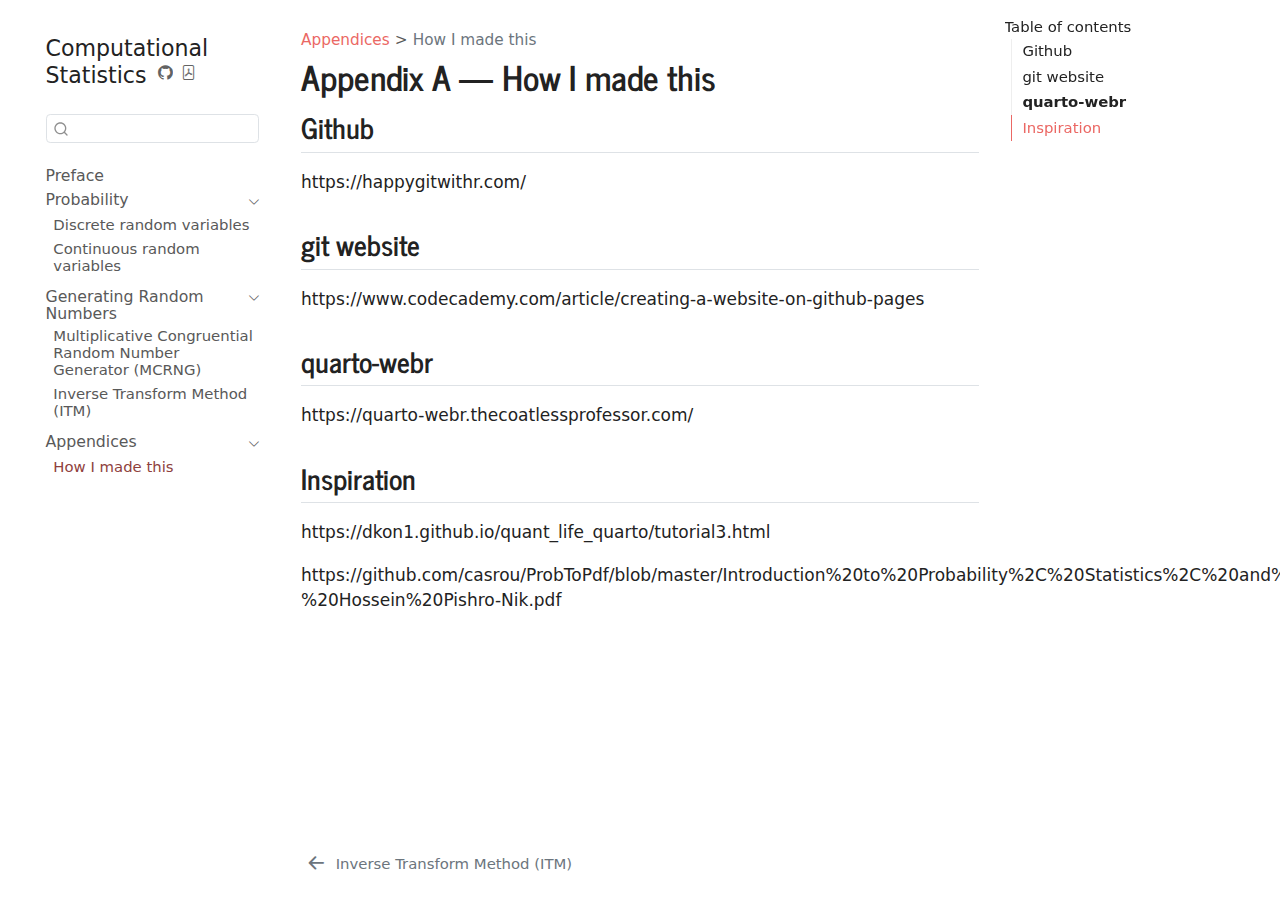
<file: docs/howto.html>
<!DOCTYPE html>
<html xmlns="http://www.w3.org/1999/xhtml" lang="en" xml:lang="en"><head>

<meta charset="utf-8">
<meta name="generator" content="quarto-1.4.549">

<meta name="viewport" content="width=device-width, initial-scale=1.0, user-scalable=yes">


<title>Computational Statistics - Appendix A — How I made this</title>
<style>
code{white-space: pre-wrap;}
span.smallcaps{font-variant: small-caps;}
div.columns{display: flex; gap: min(4vw, 1.5em);}
div.column{flex: auto; overflow-x: auto;}
div.hanging-indent{margin-left: 1.5em; text-indent: -1.5em;}
ul.task-list{list-style: none;}
ul.task-list li input[type="checkbox"] {
  width: 0.8em;
  margin: 0 0.8em 0.2em -1em; /* quarto-specific, see https://github.com/quarto-dev/quarto-cli/issues/4556 */ 
  vertical-align: middle;
}
</style>


<script src="site_libs/quarto-nav/quarto-nav.js"></script>
<script src="site_libs/quarto-nav/headroom.min.js"></script>
<script src="site_libs/clipboard/clipboard.min.js"></script>
<script src="site_libs/quarto-search/autocomplete.umd.js"></script>
<script src="site_libs/quarto-search/fuse.min.js"></script>
<script src="site_libs/quarto-search/quarto-search.js"></script>
<meta name="quarto:offset" content="./">
<link href="./itm.html" rel="prev">
<script src="site_libs/quarto-html/quarto.js"></script>
<script src="site_libs/quarto-html/popper.min.js"></script>
<script src="site_libs/quarto-html/tippy.umd.min.js"></script>
<script src="site_libs/quarto-html/anchor.min.js"></script>
<link href="site_libs/quarto-html/tippy.css" rel="stylesheet">
<link href="site_libs/quarto-html/quarto-syntax-highlighting.css" rel="stylesheet" id="quarto-text-highlighting-styles">
<script src="site_libs/bootstrap/bootstrap.min.js"></script>
<link href="site_libs/bootstrap/bootstrap-icons.css" rel="stylesheet">
<link href="site_libs/bootstrap/bootstrap.min.css" rel="stylesheet" id="quarto-bootstrap" data-mode="light">
<script id="quarto-search-options" type="application/json">{
  "location": "sidebar",
  "copy-button": false,
  "collapse-after": 3,
  "panel-placement": "start",
  "type": "textbox",
  "limit": 50,
  "keyboard-shortcut": [
    "f",
    "/",
    "s"
  ],
  "show-item-context": false,
  "language": {
    "search-no-results-text": "No results",
    "search-matching-documents-text": "matching documents",
    "search-copy-link-title": "Copy link to search",
    "search-hide-matches-text": "Hide additional matches",
    "search-more-match-text": "more match in this document",
    "search-more-matches-text": "more matches in this document",
    "search-clear-button-title": "Clear",
    "search-text-placeholder": "",
    "search-detached-cancel-button-title": "Cancel",
    "search-submit-button-title": "Submit",
    "search-label": "Search"
  }
}</script>


</head>

<body class="nav-sidebar floating">

<div id="quarto-search-results"></div>
  <header id="quarto-header" class="headroom fixed-top">
  <nav class="quarto-secondary-nav">
    <div class="container-fluid d-flex">
      <button type="button" class="quarto-btn-toggle btn" data-bs-toggle="collapse" data-bs-target=".quarto-sidebar-collapse-item" aria-controls="quarto-sidebar" aria-expanded="false" aria-label="Toggle sidebar navigation" onclick="if (window.quartoToggleHeadroom) { window.quartoToggleHeadroom(); }">
        <i class="bi bi-layout-text-sidebar-reverse"></i>
      </button>
        <nav class="quarto-page-breadcrumbs" aria-label="breadcrumb"><ol class="breadcrumb"><li class="breadcrumb-item"><a href="./howto.html">Appendices</a></li><li class="breadcrumb-item"><a href="./howto.html"><span class="chapter-title">How I made this</span></a></li></ol></nav>
        <a class="flex-grow-1" role="button" data-bs-toggle="collapse" data-bs-target=".quarto-sidebar-collapse-item" aria-controls="quarto-sidebar" aria-expanded="false" aria-label="Toggle sidebar navigation" onclick="if (window.quartoToggleHeadroom) { window.quartoToggleHeadroom(); }">      
        </a>
      <button type="button" class="btn quarto-search-button" aria-label="" onclick="window.quartoOpenSearch();">
        <i class="bi bi-search"></i>
      </button>
    </div>
  </nav>
</header>
<!-- content -->
<div id="quarto-content" class="quarto-container page-columns page-rows-contents page-layout-article">
<!-- sidebar -->
  <nav id="quarto-sidebar" class="sidebar collapse collapse-horizontal quarto-sidebar-collapse-item sidebar-navigation floating overflow-auto">
    <div class="pt-lg-2 mt-2 text-left sidebar-header">
    <div class="sidebar-title mb-0 py-0">
      <a href="./">Computational Statistics</a> 
        <div class="sidebar-tools-main">
    <a href="https://github.com/N-Leach/course_Computational-Statistics" title="Source Code" class="quarto-navigation-tool px-1" aria-label="Source Code"><i class="bi bi-github"></i></a>
    <a href="./Computational-Statistics.pdf" title="Download PDF" class="quarto-navigation-tool px-1" aria-label="Download PDF"><i class="bi bi-file-pdf"></i></a>
</div>
    </div>
      </div>
        <div class="mt-2 flex-shrink-0 align-items-center">
        <div class="sidebar-search">
        <div id="quarto-search" class="" title="Search"></div>
        </div>
        </div>
    <div class="sidebar-menu-container"> 
    <ul class="list-unstyled mt-1">
        <li class="sidebar-item">
  <div class="sidebar-item-container"> 
  <a href="./index.html" class="sidebar-item-text sidebar-link">
 <span class="menu-text">Preface</span></a>
  </div>
</li>
        <li class="sidebar-item sidebar-item-section">
      <div class="sidebar-item-container"> 
            <a href="./probability.html" class="sidebar-item-text sidebar-link">
 <span class="menu-text">Probability</span></a>
          <a class="sidebar-item-toggle text-start" data-bs-toggle="collapse" data-bs-target="#quarto-sidebar-section-1" aria-expanded="true" aria-label="Toggle section">
            <i class="bi bi-chevron-right ms-2"></i>
          </a> 
      </div>
      <ul id="quarto-sidebar-section-1" class="collapse list-unstyled sidebar-section depth1 show">  
          <li class="sidebar-item">
  <div class="sidebar-item-container"> 
  <a href="./discreteRV.html" class="sidebar-item-text sidebar-link"><span class="chapter-title">Discrete random variables</span></a>
  </div>
</li>
          <li class="sidebar-item">
  <div class="sidebar-item-container"> 
  <a href="./contRV.html" class="sidebar-item-text sidebar-link"><span class="chapter-title">Continuous random variables</span></a>
  </div>
</li>
      </ul>
  </li>
        <li class="sidebar-item sidebar-item-section">
      <div class="sidebar-item-container"> 
            <a href="./generatingRV.html" class="sidebar-item-text sidebar-link">
 <span class="menu-text">Generating Random Numbers</span></a>
          <a class="sidebar-item-toggle text-start" data-bs-toggle="collapse" data-bs-target="#quarto-sidebar-section-2" aria-expanded="true" aria-label="Toggle section">
            <i class="bi bi-chevron-right ms-2"></i>
          </a> 
      </div>
      <ul id="quarto-sidebar-section-2" class="collapse list-unstyled sidebar-section depth1 show">  
          <li class="sidebar-item">
  <div class="sidebar-item-container"> 
  <a href="./mcrng.html" class="sidebar-item-text sidebar-link"><span class="chapter-title">Multiplicative Congruential Random Number Generator (MCRNG)</span></a>
  </div>
</li>
          <li class="sidebar-item">
  <div class="sidebar-item-container"> 
  <a href="./itm.html" class="sidebar-item-text sidebar-link"><span class="chapter-title">Inverse Transform Method (ITM)</span></a>
  </div>
</li>
      </ul>
  </li>
        <li class="sidebar-item sidebar-item-section">
      <div class="sidebar-item-container"> 
            <a class="sidebar-item-text sidebar-link text-start" data-bs-toggle="collapse" data-bs-target="#quarto-sidebar-section-3" aria-expanded="true">
 <span class="menu-text">Appendices</span></a>
          <a class="sidebar-item-toggle text-start" data-bs-toggle="collapse" data-bs-target="#quarto-sidebar-section-3" aria-expanded="true" aria-label="Toggle section">
            <i class="bi bi-chevron-right ms-2"></i>
          </a> 
      </div>
      <ul id="quarto-sidebar-section-3" class="collapse list-unstyled sidebar-section depth1 show">  
          <li class="sidebar-item">
  <div class="sidebar-item-container"> 
  <a href="./howto.html" class="sidebar-item-text sidebar-link active"><span class="chapter-title">How I made this</span></a>
  </div>
</li>
      </ul>
  </li>
    </ul>
    </div>
</nav>
<div id="quarto-sidebar-glass" class="quarto-sidebar-collapse-item" data-bs-toggle="collapse" data-bs-target=".quarto-sidebar-collapse-item"></div>
<!-- margin-sidebar -->
    <div id="quarto-margin-sidebar" class="sidebar margin-sidebar">
        <nav id="TOC" role="doc-toc" class="toc-active">
    <h2 id="toc-title">Table of contents</h2>
   
  <ul>
  <li><a href="#github" id="toc-github" class="nav-link active" data-scroll-target="#github">Github</a></li>
  <li><a href="#git-website" id="toc-git-website" class="nav-link" data-scroll-target="#git-website">git website</a></li>
  <li><a href="#quarto-webr" id="toc-quarto-webr" class="nav-link" data-scroll-target="#quarto-webr"><strong>quarto-webr</strong></a></li>
  <li><a href="#inspiration" id="toc-inspiration" class="nav-link" data-scroll-target="#inspiration">Inspiration</a></li>
  </ul>
</nav>
    </div>
<!-- main -->
<main class="content" id="quarto-document-content">

<header id="title-block-header" class="quarto-title-block default"><nav class="quarto-page-breadcrumbs quarto-title-breadcrumbs d-none d-lg-block" aria-label="breadcrumb"><ol class="breadcrumb"><li class="breadcrumb-item"><a href="./howto.html">Appendices</a></li><li class="breadcrumb-item"><a href="./howto.html"><span class="chapter-title">How I made this</span></a></li></ol></nav>
<div class="quarto-title">
<h1 class="title">Appendix A — How I made this</h1>
</div>



<div class="quarto-title-meta">

    
  
    
  </div>
  


</header>


<section id="github" class="level2">
<h2 class="anchored" data-anchor-id="github">Github</h2>
<p>https://happygitwithr.com/</p>
</section>
<section id="git-website" class="level2">
<h2 class="anchored" data-anchor-id="git-website">git website</h2>
<p>https://www.codecademy.com/article/creating-a-website-on-github-pages</p>
</section>
<section id="quarto-webr" class="level2">
<h2 class="anchored" data-anchor-id="quarto-webr"><strong>quarto-webr</strong></h2>
<p>https://quarto-webr.thecoatlessprofessor.com/</p>
</section>
<section id="inspiration" class="level2">
<h2 class="anchored" data-anchor-id="inspiration">Inspiration</h2>
<p>https://dkon1.github.io/quant_life_quarto/tutorial3.html</p>
<p>https://github.com/casrou/ProbToPdf/blob/master/Introduction%20to%20Probability%2C%20Statistics%2C%20and%20Random%20Processes%20-%20Hossein%20Pishro-Nik.pdf</p>


</section>

</main> <!-- /main -->
<script id="quarto-html-after-body" type="application/javascript">
window.document.addEventListener("DOMContentLoaded", function (event) {
  const toggleBodyColorMode = (bsSheetEl) => {
    const mode = bsSheetEl.getAttribute("data-mode");
    const bodyEl = window.document.querySelector("body");
    if (mode === "dark") {
      bodyEl.classList.add("quarto-dark");
      bodyEl.classList.remove("quarto-light");
    } else {
      bodyEl.classList.add("quarto-light");
      bodyEl.classList.remove("quarto-dark");
    }
  }
  const toggleBodyColorPrimary = () => {
    const bsSheetEl = window.document.querySelector("link#quarto-bootstrap");
    if (bsSheetEl) {
      toggleBodyColorMode(bsSheetEl);
    }
  }
  toggleBodyColorPrimary();  
  const icon = "";
  const anchorJS = new window.AnchorJS();
  anchorJS.options = {
    placement: 'right',
    icon: icon
  };
  anchorJS.add('.anchored');
  const isCodeAnnotation = (el) => {
    for (const clz of el.classList) {
      if (clz.startsWith('code-annotation-')) {                     
        return true;
      }
    }
    return false;
  }
  const clipboard = new window.ClipboardJS('.code-copy-button', {
    text: function(trigger) {
      const codeEl = trigger.previousElementSibling.cloneNode(true);
      for (const childEl of codeEl.children) {
        if (isCodeAnnotation(childEl)) {
          childEl.remove();
        }
      }
      return codeEl.innerText;
    }
  });
  clipboard.on('success', function(e) {
    // button target
    const button = e.trigger;
    // don't keep focus
    button.blur();
    // flash "checked"
    button.classList.add('code-copy-button-checked');
    var currentTitle = button.getAttribute("title");
    button.setAttribute("title", "Copied!");
    let tooltip;
    if (window.bootstrap) {
      button.setAttribute("data-bs-toggle", "tooltip");
      button.setAttribute("data-bs-placement", "left");
      button.setAttribute("data-bs-title", "Copied!");
      tooltip = new bootstrap.Tooltip(button, 
        { trigger: "manual", 
          customClass: "code-copy-button-tooltip",
          offset: [0, -8]});
      tooltip.show();    
    }
    setTimeout(function() {
      if (tooltip) {
        tooltip.hide();
        button.removeAttribute("data-bs-title");
        button.removeAttribute("data-bs-toggle");
        button.removeAttribute("data-bs-placement");
      }
      button.setAttribute("title", currentTitle);
      button.classList.remove('code-copy-button-checked');
    }, 1000);
    // clear code selection
    e.clearSelection();
  });
  function tippyHover(el, contentFn, onTriggerFn, onUntriggerFn) {
    const config = {
      allowHTML: true,
      maxWidth: 500,
      delay: 100,
      arrow: false,
      appendTo: function(el) {
          return el.parentElement;
      },
      interactive: true,
      interactiveBorder: 10,
      theme: 'quarto',
      placement: 'bottom-start',
    };
    if (contentFn) {
      config.content = contentFn;
    }
    if (onTriggerFn) {
      config.onTrigger = onTriggerFn;
    }
    if (onUntriggerFn) {
      config.onUntrigger = onUntriggerFn;
    }
    window.tippy(el, config); 
  }
  const noterefs = window.document.querySelectorAll('a[role="doc-noteref"]');
  for (var i=0; i<noterefs.length; i++) {
    const ref = noterefs[i];
    tippyHover(ref, function() {
      // use id or data attribute instead here
      let href = ref.getAttribute('data-footnote-href') || ref.getAttribute('href');
      try { href = new URL(href).hash; } catch {}
      const id = href.replace(/^#\/?/, "");
      const note = window.document.getElementById(id);
      return note.innerHTML;
    });
  }
  const xrefs = window.document.querySelectorAll('a.quarto-xref');
  const processXRef = (id, note) => {
    // Strip column container classes
    const stripColumnClz = (el) => {
      el.classList.remove("page-full", "page-columns");
      if (el.children) {
        for (const child of el.children) {
          stripColumnClz(child);
        }
      }
    }
    stripColumnClz(note)
    if (id === null || id.startsWith('sec-')) {
      // Special case sections, only their first couple elements
      const container = document.createElement("div");
      if (note.children && note.children.length > 2) {
        container.appendChild(note.children[0].cloneNode(true));
        for (let i = 1; i < note.children.length; i++) {
          const child = note.children[i];
          if (child.tagName === "P" && child.innerText === "") {
            continue;
          } else {
            container.appendChild(child.cloneNode(true));
            break;
          }
        }
        if (window.Quarto?.typesetMath) {
          window.Quarto.typesetMath(container);
        }
        return container.innerHTML
      } else {
        if (window.Quarto?.typesetMath) {
          window.Quarto.typesetMath(note);
        }
        return note.innerHTML;
      }
    } else {
      // Remove any anchor links if they are present
      const anchorLink = note.querySelector('a.anchorjs-link');
      if (anchorLink) {
        anchorLink.remove();
      }
      if (window.Quarto?.typesetMath) {
        window.Quarto.typesetMath(note);
      }
      // TODO in 1.5, we should make sure this works without a callout special case
      if (note.classList.contains("callout")) {
        return note.outerHTML;
      } else {
        return note.innerHTML;
      }
    }
  }
  for (var i=0; i<xrefs.length; i++) {
    const xref = xrefs[i];
    tippyHover(xref, undefined, function(instance) {
      instance.disable();
      let url = xref.getAttribute('href');
      let hash = undefined; 
      if (url.startsWith('#')) {
        hash = url;
      } else {
        try { hash = new URL(url).hash; } catch {}
      }
      if (hash) {
        const id = hash.replace(/^#\/?/, "");
        const note = window.document.getElementById(id);
        if (note !== null) {
          try {
            const html = processXRef(id, note.cloneNode(true));
            instance.setContent(html);
          } finally {
            instance.enable();
            instance.show();
          }
        } else {
          // See if we can fetch this
          fetch(url.split('#')[0])
          .then(res => res.text())
          .then(html => {
            const parser = new DOMParser();
            const htmlDoc = parser.parseFromString(html, "text/html");
            const note = htmlDoc.getElementById(id);
            if (note !== null) {
              const html = processXRef(id, note);
              instance.setContent(html);
            } 
          }).finally(() => {
            instance.enable();
            instance.show();
          });
        }
      } else {
        // See if we can fetch a full url (with no hash to target)
        // This is a special case and we should probably do some content thinning / targeting
        fetch(url)
        .then(res => res.text())
        .then(html => {
          const parser = new DOMParser();
          const htmlDoc = parser.parseFromString(html, "text/html");
          const note = htmlDoc.querySelector('main.content');
          if (note !== null) {
            // This should only happen for chapter cross references
            // (since there is no id in the URL)
            // remove the first header
            if (note.children.length > 0 && note.children[0].tagName === "HEADER") {
              note.children[0].remove();
            }
            const html = processXRef(null, note);
            instance.setContent(html);
          } 
        }).finally(() => {
          instance.enable();
          instance.show();
        });
      }
    }, function(instance) {
    });
  }
      let selectedAnnoteEl;
      const selectorForAnnotation = ( cell, annotation) => {
        let cellAttr = 'data-code-cell="' + cell + '"';
        let lineAttr = 'data-code-annotation="' +  annotation + '"';
        const selector = 'span[' + cellAttr + '][' + lineAttr + ']';
        return selector;
      }
      const selectCodeLines = (annoteEl) => {
        const doc = window.document;
        const targetCell = annoteEl.getAttribute("data-target-cell");
        const targetAnnotation = annoteEl.getAttribute("data-target-annotation");
        const annoteSpan = window.document.querySelector(selectorForAnnotation(targetCell, targetAnnotation));
        const lines = annoteSpan.getAttribute("data-code-lines").split(",");
        const lineIds = lines.map((line) => {
          return targetCell + "-" + line;
        })
        let top = null;
        let height = null;
        let parent = null;
        if (lineIds.length > 0) {
            //compute the position of the single el (top and bottom and make a div)
            const el = window.document.getElementById(lineIds[0]);
            top = el.offsetTop;
            height = el.offsetHeight;
            parent = el.parentElement.parentElement;
          if (lineIds.length > 1) {
            const lastEl = window.document.getElementById(lineIds[lineIds.length - 1]);
            const bottom = lastEl.offsetTop + lastEl.offsetHeight;
            height = bottom - top;
          }
          if (top !== null && height !== null && parent !== null) {
            // cook up a div (if necessary) and position it 
            let div = window.document.getElementById("code-annotation-line-highlight");
            if (div === null) {
              div = window.document.createElement("div");
              div.setAttribute("id", "code-annotation-line-highlight");
              div.style.position = 'absolute';
              parent.appendChild(div);
            }
            div.style.top = top - 2 + "px";
            div.style.height = height + 4 + "px";
            div.style.left = 0;
            let gutterDiv = window.document.getElementById("code-annotation-line-highlight-gutter");
            if (gutterDiv === null) {
              gutterDiv = window.document.createElement("div");
              gutterDiv.setAttribute("id", "code-annotation-line-highlight-gutter");
              gutterDiv.style.position = 'absolute';
              const codeCell = window.document.getElementById(targetCell);
              const gutter = codeCell.querySelector('.code-annotation-gutter');
              gutter.appendChild(gutterDiv);
            }
            gutterDiv.style.top = top - 2 + "px";
            gutterDiv.style.height = height + 4 + "px";
          }
          selectedAnnoteEl = annoteEl;
        }
      };
      const unselectCodeLines = () => {
        const elementsIds = ["code-annotation-line-highlight", "code-annotation-line-highlight-gutter"];
        elementsIds.forEach((elId) => {
          const div = window.document.getElementById(elId);
          if (div) {
            div.remove();
          }
        });
        selectedAnnoteEl = undefined;
      };
        // Handle positioning of the toggle
    window.addEventListener(
      "resize",
      throttle(() => {
        elRect = undefined;
        if (selectedAnnoteEl) {
          selectCodeLines(selectedAnnoteEl);
        }
      }, 10)
    );
    function throttle(fn, ms) {
    let throttle = false;
    let timer;
      return (...args) => {
        if(!throttle) { // first call gets through
            fn.apply(this, args);
            throttle = true;
        } else { // all the others get throttled
            if(timer) clearTimeout(timer); // cancel #2
            timer = setTimeout(() => {
              fn.apply(this, args);
              timer = throttle = false;
            }, ms);
        }
      };
    }
      // Attach click handler to the DT
      const annoteDls = window.document.querySelectorAll('dt[data-target-cell]');
      for (const annoteDlNode of annoteDls) {
        annoteDlNode.addEventListener('click', (event) => {
          const clickedEl = event.target;
          if (clickedEl !== selectedAnnoteEl) {
            unselectCodeLines();
            const activeEl = window.document.querySelector('dt[data-target-cell].code-annotation-active');
            if (activeEl) {
              activeEl.classList.remove('code-annotation-active');
            }
            selectCodeLines(clickedEl);
            clickedEl.classList.add('code-annotation-active');
          } else {
            // Unselect the line
            unselectCodeLines();
            clickedEl.classList.remove('code-annotation-active');
          }
        });
      }
  const findCites = (el) => {
    const parentEl = el.parentElement;
    if (parentEl) {
      const cites = parentEl.dataset.cites;
      if (cites) {
        return {
          el,
          cites: cites.split(' ')
        };
      } else {
        return findCites(el.parentElement)
      }
    } else {
      return undefined;
    }
  };
  var bibliorefs = window.document.querySelectorAll('a[role="doc-biblioref"]');
  for (var i=0; i<bibliorefs.length; i++) {
    const ref = bibliorefs[i];
    const citeInfo = findCites(ref);
    if (citeInfo) {
      tippyHover(citeInfo.el, function() {
        var popup = window.document.createElement('div');
        citeInfo.cites.forEach(function(cite) {
          var citeDiv = window.document.createElement('div');
          citeDiv.classList.add('hanging-indent');
          citeDiv.classList.add('csl-entry');
          var biblioDiv = window.document.getElementById('ref-' + cite);
          if (biblioDiv) {
            citeDiv.innerHTML = biblioDiv.innerHTML;
          }
          popup.appendChild(citeDiv);
        });
        return popup.innerHTML;
      });
    }
  }
});
</script>
<nav class="page-navigation">
  <div class="nav-page nav-page-previous">
      <a href="./itm.html" class="pagination-link  aria-label=" &lt;span="" transform="" method="" (itm)&lt;="" span&gt;"="">
        <i class="bi bi-arrow-left-short"></i> <span class="nav-page-text"><span class="chapter-title">Inverse Transform Method (ITM)</span></span>
      </a>          
  </div>
  <div class="nav-page nav-page-next">
  </div>
</nav>
</div> <!-- /content -->




</body></html>
</file>
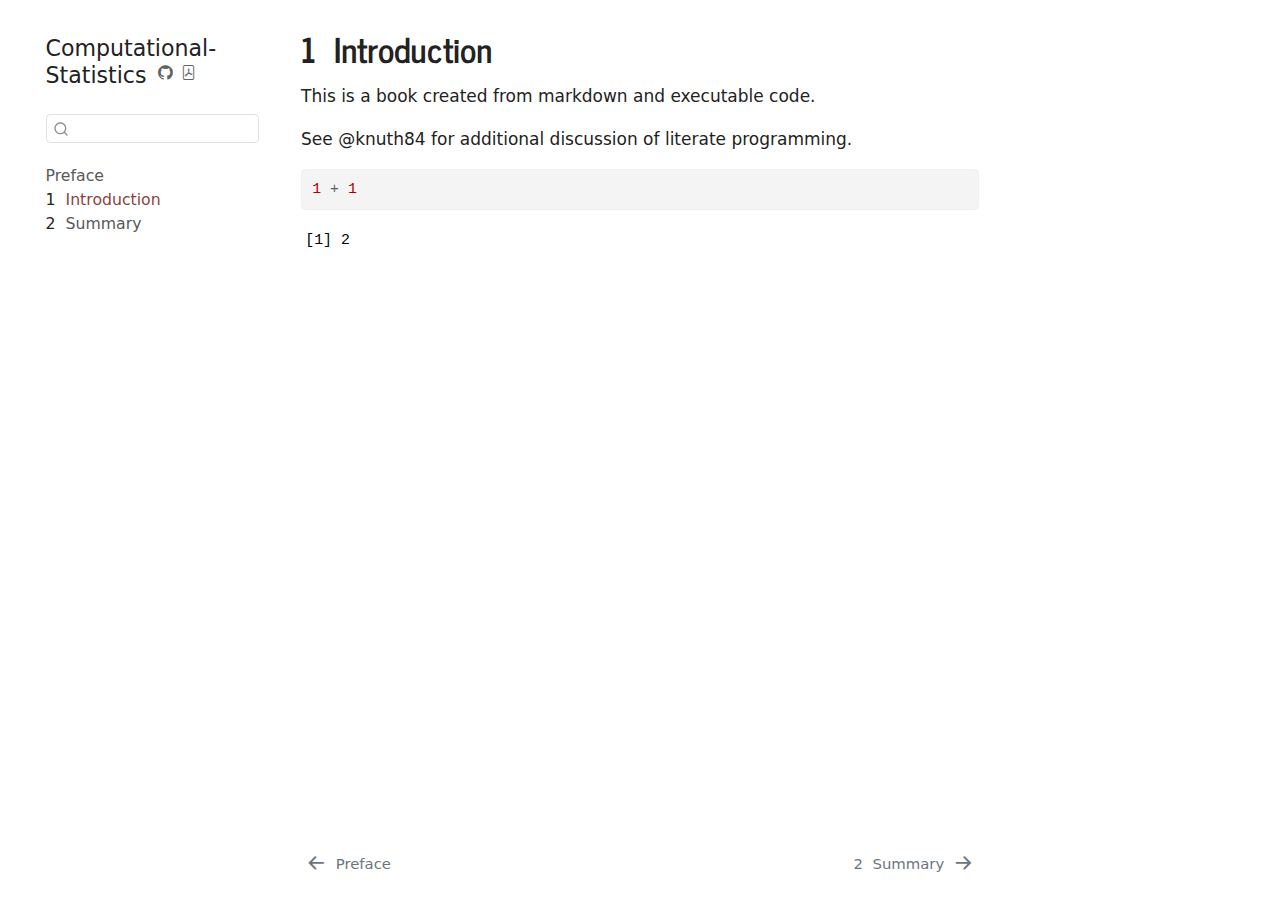
<file: docs/intro.html>
<!DOCTYPE html>
<html xmlns="http://www.w3.org/1999/xhtml" lang="en" xml:lang="en"><head>

<meta charset="utf-8">
<meta name="generator" content="quarto-1.4.549">

<meta name="viewport" content="width=device-width, initial-scale=1.0, user-scalable=yes">


<title>Computational-Statistics - 1&nbsp; Introduction</title>
<style>
code{white-space: pre-wrap;}
span.smallcaps{font-variant: small-caps;}
div.columns{display: flex; gap: min(4vw, 1.5em);}
div.column{flex: auto; overflow-x: auto;}
div.hanging-indent{margin-left: 1.5em; text-indent: -1.5em;}
ul.task-list{list-style: none;}
ul.task-list li input[type="checkbox"] {
  width: 0.8em;
  margin: 0 0.8em 0.2em -1em; /* quarto-specific, see https://github.com/quarto-dev/quarto-cli/issues/4556 */ 
  vertical-align: middle;
}
/* CSS for syntax highlighting */
pre > code.sourceCode { white-space: pre; position: relative; }
pre > code.sourceCode > span { line-height: 1.25; }
pre > code.sourceCode > span:empty { height: 1.2em; }
.sourceCode { overflow: visible; }
code.sourceCode > span { color: inherit; text-decoration: inherit; }
div.sourceCode { margin: 1em 0; }
pre.sourceCode { margin: 0; }
@media screen {
div.sourceCode { overflow: auto; }
}
@media print {
pre > code.sourceCode { white-space: pre-wrap; }
pre > code.sourceCode > span { text-indent: -5em; padding-left: 5em; }
}
pre.numberSource code
  { counter-reset: source-line 0; }
pre.numberSource code > span
  { position: relative; left: -4em; counter-increment: source-line; }
pre.numberSource code > span > a:first-child::before
  { content: counter(source-line);
    position: relative; left: -1em; text-align: right; vertical-align: baseline;
    border: none; display: inline-block;
    -webkit-touch-callout: none; -webkit-user-select: none;
    -khtml-user-select: none; -moz-user-select: none;
    -ms-user-select: none; user-select: none;
    padding: 0 4px; width: 4em;
  }
pre.numberSource { margin-left: 3em;  padding-left: 4px; }
div.sourceCode
  {   }
@media screen {
pre > code.sourceCode > span > a:first-child::before { text-decoration: underline; }
}
</style>


<script src="site_libs/quarto-nav/quarto-nav.js"></script>
<script src="site_libs/quarto-nav/headroom.min.js"></script>
<script src="site_libs/clipboard/clipboard.min.js"></script>
<script src="site_libs/quarto-search/autocomplete.umd.js"></script>
<script src="site_libs/quarto-search/fuse.min.js"></script>
<script src="site_libs/quarto-search/quarto-search.js"></script>
<meta name="quarto:offset" content="./">
<link href="./summary.html" rel="next">
<link href="./index.html" rel="prev">
<script src="site_libs/quarto-html/quarto.js"></script>
<script src="site_libs/quarto-html/popper.min.js"></script>
<script src="site_libs/quarto-html/tippy.umd.min.js"></script>
<script src="site_libs/quarto-html/anchor.min.js"></script>
<link href="site_libs/quarto-html/tippy.css" rel="stylesheet">
<link href="site_libs/quarto-html/quarto-syntax-highlighting.css" rel="stylesheet" id="quarto-text-highlighting-styles">
<script src="site_libs/bootstrap/bootstrap.min.js"></script>
<link href="site_libs/bootstrap/bootstrap-icons.css" rel="stylesheet">
<link href="site_libs/bootstrap/bootstrap.min.css" rel="stylesheet" id="quarto-bootstrap" data-mode="light">
<script id="quarto-search-options" type="application/json">{
  "location": "sidebar",
  "copy-button": false,
  "collapse-after": 3,
  "panel-placement": "start",
  "type": "textbox",
  "limit": 50,
  "keyboard-shortcut": [
    "f",
    "/",
    "s"
  ],
  "show-item-context": false,
  "language": {
    "search-no-results-text": "No results",
    "search-matching-documents-text": "matching documents",
    "search-copy-link-title": "Copy link to search",
    "search-hide-matches-text": "Hide additional matches",
    "search-more-match-text": "more match in this document",
    "search-more-matches-text": "more matches in this document",
    "search-clear-button-title": "Clear",
    "search-text-placeholder": "",
    "search-detached-cancel-button-title": "Cancel",
    "search-submit-button-title": "Submit",
    "search-label": "Search"
  }
}</script>


</head>

<body class="nav-sidebar floating">

<div id="quarto-search-results"></div>
  <header id="quarto-header" class="headroom fixed-top">
  <nav class="quarto-secondary-nav">
    <div class="container-fluid d-flex">
      <button type="button" class="quarto-btn-toggle btn" data-bs-toggle="collapse" data-bs-target=".quarto-sidebar-collapse-item" aria-controls="quarto-sidebar" aria-expanded="false" aria-label="Toggle sidebar navigation" onclick="if (window.quartoToggleHeadroom) { window.quartoToggleHeadroom(); }">
        <i class="bi bi-layout-text-sidebar-reverse"></i>
      </button>
        <nav class="quarto-page-breadcrumbs" aria-label="breadcrumb"><ol class="breadcrumb"><li class="breadcrumb-item"><a href="./intro.html"><span class="chapter-number">1</span>&nbsp; <span class="chapter-title">Introduction</span></a></li></ol></nav>
        <a class="flex-grow-1" role="button" data-bs-toggle="collapse" data-bs-target=".quarto-sidebar-collapse-item" aria-controls="quarto-sidebar" aria-expanded="false" aria-label="Toggle sidebar navigation" onclick="if (window.quartoToggleHeadroom) { window.quartoToggleHeadroom(); }">      
        </a>
      <button type="button" class="btn quarto-search-button" aria-label="" onclick="window.quartoOpenSearch();">
        <i class="bi bi-search"></i>
      </button>
    </div>
  </nav>
</header>
<!-- content -->
<div id="quarto-content" class="quarto-container page-columns page-rows-contents page-layout-article">
<!-- sidebar -->
  <nav id="quarto-sidebar" class="sidebar collapse collapse-horizontal quarto-sidebar-collapse-item sidebar-navigation floating overflow-auto">
    <div class="pt-lg-2 mt-2 text-left sidebar-header">
    <div class="sidebar-title mb-0 py-0">
      <a href="./">Computational-Statistics</a> 
        <div class="sidebar-tools-main">
    <a href="https://github.com/N-Leach/course_Computational-Statistics" title="Source Code" class="quarto-navigation-tool px-1" aria-label="Source Code"><i class="bi bi-github"></i></a>
    <a href="./Computational-Statistics.pdf" title="Download PDF" class="quarto-navigation-tool px-1" aria-label="Download PDF"><i class="bi bi-file-pdf"></i></a>
</div>
    </div>
      </div>
        <div class="mt-2 flex-shrink-0 align-items-center">
        <div class="sidebar-search">
        <div id="quarto-search" class="" title="Search"></div>
        </div>
        </div>
    <div class="sidebar-menu-container"> 
    <ul class="list-unstyled mt-1">
        <li class="sidebar-item">
  <div class="sidebar-item-container"> 
  <a href="./index.html" class="sidebar-item-text sidebar-link">
 <span class="menu-text">Preface</span></a>
  </div>
</li>
        <li class="sidebar-item">
  <div class="sidebar-item-container"> 
  <a href="./intro.html" class="sidebar-item-text sidebar-link active">
 <span class="menu-text"><span class="chapter-number">1</span>&nbsp; <span class="chapter-title">Introduction</span></span></a>
  </div>
</li>
        <li class="sidebar-item">
  <div class="sidebar-item-container"> 
  <a href="./summary.html" class="sidebar-item-text sidebar-link">
 <span class="menu-text"><span class="chapter-number">2</span>&nbsp; <span class="chapter-title">Summary</span></span></a>
  </div>
</li>
    </ul>
    </div>
</nav>
<div id="quarto-sidebar-glass" class="quarto-sidebar-collapse-item" data-bs-toggle="collapse" data-bs-target=".quarto-sidebar-collapse-item"></div>
<!-- margin-sidebar -->
    <div id="quarto-margin-sidebar" class="sidebar margin-sidebar">
        
    </div>
<!-- main -->
<main class="content" id="quarto-document-content">

<header id="title-block-header" class="quarto-title-block default">
<div class="quarto-title">
<h1 class="title"><span class="chapter-number">1</span>&nbsp; <span class="chapter-title">Introduction</span></h1>
</div>



<div class="quarto-title-meta">

    
  
    
  </div>
  


</header>


<p>This is a book created from markdown and executable code.</p>
<p>See <span class="citation" data-cites="knuth84">@knuth84</span> for additional discussion of literate programming.</p>
<div class="cell">
<div class="sourceCode cell-code" id="cb1"><pre class="sourceCode r code-with-copy"><code class="sourceCode r"><span id="cb1-1"><a href="#cb1-1" aria-hidden="true" tabindex="-1"></a><span class="dv">1</span> <span class="sc">+</span> <span class="dv">1</span></span></code><button title="Copy to Clipboard" class="code-copy-button"><i class="bi"></i></button></pre></div>
<div class="cell-output cell-output-stdout">
<pre><code>[1] 2</code></pre>
</div>
</div>



</main> <!-- /main -->
<script id="quarto-html-after-body" type="application/javascript">
window.document.addEventListener("DOMContentLoaded", function (event) {
  const toggleBodyColorMode = (bsSheetEl) => {
    const mode = bsSheetEl.getAttribute("data-mode");
    const bodyEl = window.document.querySelector("body");
    if (mode === "dark") {
      bodyEl.classList.add("quarto-dark");
      bodyEl.classList.remove("quarto-light");
    } else {
      bodyEl.classList.add("quarto-light");
      bodyEl.classList.remove("quarto-dark");
    }
  }
  const toggleBodyColorPrimary = () => {
    const bsSheetEl = window.document.querySelector("link#quarto-bootstrap");
    if (bsSheetEl) {
      toggleBodyColorMode(bsSheetEl);
    }
  }
  toggleBodyColorPrimary();  
  const icon = "";
  const anchorJS = new window.AnchorJS();
  anchorJS.options = {
    placement: 'right',
    icon: icon
  };
  anchorJS.add('.anchored');
  const isCodeAnnotation = (el) => {
    for (const clz of el.classList) {
      if (clz.startsWith('code-annotation-')) {                     
        return true;
      }
    }
    return false;
  }
  const clipboard = new window.ClipboardJS('.code-copy-button', {
    text: function(trigger) {
      const codeEl = trigger.previousElementSibling.cloneNode(true);
      for (const childEl of codeEl.children) {
        if (isCodeAnnotation(childEl)) {
          childEl.remove();
        }
      }
      return codeEl.innerText;
    }
  });
  clipboard.on('success', function(e) {
    // button target
    const button = e.trigger;
    // don't keep focus
    button.blur();
    // flash "checked"
    button.classList.add('code-copy-button-checked');
    var currentTitle = button.getAttribute("title");
    button.setAttribute("title", "Copied!");
    let tooltip;
    if (window.bootstrap) {
      button.setAttribute("data-bs-toggle", "tooltip");
      button.setAttribute("data-bs-placement", "left");
      button.setAttribute("data-bs-title", "Copied!");
      tooltip = new bootstrap.Tooltip(button, 
        { trigger: "manual", 
          customClass: "code-copy-button-tooltip",
          offset: [0, -8]});
      tooltip.show();    
    }
    setTimeout(function() {
      if (tooltip) {
        tooltip.hide();
        button.removeAttribute("data-bs-title");
        button.removeAttribute("data-bs-toggle");
        button.removeAttribute("data-bs-placement");
      }
      button.setAttribute("title", currentTitle);
      button.classList.remove('code-copy-button-checked');
    }, 1000);
    // clear code selection
    e.clearSelection();
  });
  function tippyHover(el, contentFn, onTriggerFn, onUntriggerFn) {
    const config = {
      allowHTML: true,
      maxWidth: 500,
      delay: 100,
      arrow: false,
      appendTo: function(el) {
          return el.parentElement;
      },
      interactive: true,
      interactiveBorder: 10,
      theme: 'quarto',
      placement: 'bottom-start',
    };
    if (contentFn) {
      config.content = contentFn;
    }
    if (onTriggerFn) {
      config.onTrigger = onTriggerFn;
    }
    if (onUntriggerFn) {
      config.onUntrigger = onUntriggerFn;
    }
    window.tippy(el, config); 
  }
  const noterefs = window.document.querySelectorAll('a[role="doc-noteref"]');
  for (var i=0; i<noterefs.length; i++) {
    const ref = noterefs[i];
    tippyHover(ref, function() {
      // use id or data attribute instead here
      let href = ref.getAttribute('data-footnote-href') || ref.getAttribute('href');
      try { href = new URL(href).hash; } catch {}
      const id = href.replace(/^#\/?/, "");
      const note = window.document.getElementById(id);
      return note.innerHTML;
    });
  }
  const xrefs = window.document.querySelectorAll('a.quarto-xref');
  const processXRef = (id, note) => {
    // Strip column container classes
    const stripColumnClz = (el) => {
      el.classList.remove("page-full", "page-columns");
      if (el.children) {
        for (const child of el.children) {
          stripColumnClz(child);
        }
      }
    }
    stripColumnClz(note)
    if (id === null || id.startsWith('sec-')) {
      // Special case sections, only their first couple elements
      const container = document.createElement("div");
      if (note.children && note.children.length > 2) {
        container.appendChild(note.children[0].cloneNode(true));
        for (let i = 1; i < note.children.length; i++) {
          const child = note.children[i];
          if (child.tagName === "P" && child.innerText === "") {
            continue;
          } else {
            container.appendChild(child.cloneNode(true));
            break;
          }
        }
        if (window.Quarto?.typesetMath) {
          window.Quarto.typesetMath(container);
        }
        return container.innerHTML
      } else {
        if (window.Quarto?.typesetMath) {
          window.Quarto.typesetMath(note);
        }
        return note.innerHTML;
      }
    } else {
      // Remove any anchor links if they are present
      const anchorLink = note.querySelector('a.anchorjs-link');
      if (anchorLink) {
        anchorLink.remove();
      }
      if (window.Quarto?.typesetMath) {
        window.Quarto.typesetMath(note);
      }
      // TODO in 1.5, we should make sure this works without a callout special case
      if (note.classList.contains("callout")) {
        return note.outerHTML;
      } else {
        return note.innerHTML;
      }
    }
  }
  for (var i=0; i<xrefs.length; i++) {
    const xref = xrefs[i];
    tippyHover(xref, undefined, function(instance) {
      instance.disable();
      let url = xref.getAttribute('href');
      let hash = undefined; 
      if (url.startsWith('#')) {
        hash = url;
      } else {
        try { hash = new URL(url).hash; } catch {}
      }
      if (hash) {
        const id = hash.replace(/^#\/?/, "");
        const note = window.document.getElementById(id);
        if (note !== null) {
          try {
            const html = processXRef(id, note.cloneNode(true));
            instance.setContent(html);
          } finally {
            instance.enable();
            instance.show();
          }
        } else {
          // See if we can fetch this
          fetch(url.split('#')[0])
          .then(res => res.text())
          .then(html => {
            const parser = new DOMParser();
            const htmlDoc = parser.parseFromString(html, "text/html");
            const note = htmlDoc.getElementById(id);
            if (note !== null) {
              const html = processXRef(id, note);
              instance.setContent(html);
            } 
          }).finally(() => {
            instance.enable();
            instance.show();
          });
        }
      } else {
        // See if we can fetch a full url (with no hash to target)
        // This is a special case and we should probably do some content thinning / targeting
        fetch(url)
        .then(res => res.text())
        .then(html => {
          const parser = new DOMParser();
          const htmlDoc = parser.parseFromString(html, "text/html");
          const note = htmlDoc.querySelector('main.content');
          if (note !== null) {
            // This should only happen for chapter cross references
            // (since there is no id in the URL)
            // remove the first header
            if (note.children.length > 0 && note.children[0].tagName === "HEADER") {
              note.children[0].remove();
            }
            const html = processXRef(null, note);
            instance.setContent(html);
          } 
        }).finally(() => {
          instance.enable();
          instance.show();
        });
      }
    }, function(instance) {
    });
  }
      let selectedAnnoteEl;
      const selectorForAnnotation = ( cell, annotation) => {
        let cellAttr = 'data-code-cell="' + cell + '"';
        let lineAttr = 'data-code-annotation="' +  annotation + '"';
        const selector = 'span[' + cellAttr + '][' + lineAttr + ']';
        return selector;
      }
      const selectCodeLines = (annoteEl) => {
        const doc = window.document;
        const targetCell = annoteEl.getAttribute("data-target-cell");
        const targetAnnotation = annoteEl.getAttribute("data-target-annotation");
        const annoteSpan = window.document.querySelector(selectorForAnnotation(targetCell, targetAnnotation));
        const lines = annoteSpan.getAttribute("data-code-lines").split(",");
        const lineIds = lines.map((line) => {
          return targetCell + "-" + line;
        })
        let top = null;
        let height = null;
        let parent = null;
        if (lineIds.length > 0) {
            //compute the position of the single el (top and bottom and make a div)
            const el = window.document.getElementById(lineIds[0]);
            top = el.offsetTop;
            height = el.offsetHeight;
            parent = el.parentElement.parentElement;
          if (lineIds.length > 1) {
            const lastEl = window.document.getElementById(lineIds[lineIds.length - 1]);
            const bottom = lastEl.offsetTop + lastEl.offsetHeight;
            height = bottom - top;
          }
          if (top !== null && height !== null && parent !== null) {
            // cook up a div (if necessary) and position it 
            let div = window.document.getElementById("code-annotation-line-highlight");
            if (div === null) {
              div = window.document.createElement("div");
              div.setAttribute("id", "code-annotation-line-highlight");
              div.style.position = 'absolute';
              parent.appendChild(div);
            }
            div.style.top = top - 2 + "px";
            div.style.height = height + 4 + "px";
            div.style.left = 0;
            let gutterDiv = window.document.getElementById("code-annotation-line-highlight-gutter");
            if (gutterDiv === null) {
              gutterDiv = window.document.createElement("div");
              gutterDiv.setAttribute("id", "code-annotation-line-highlight-gutter");
              gutterDiv.style.position = 'absolute';
              const codeCell = window.document.getElementById(targetCell);
              const gutter = codeCell.querySelector('.code-annotation-gutter');
              gutter.appendChild(gutterDiv);
            }
            gutterDiv.style.top = top - 2 + "px";
            gutterDiv.style.height = height + 4 + "px";
          }
          selectedAnnoteEl = annoteEl;
        }
      };
      const unselectCodeLines = () => {
        const elementsIds = ["code-annotation-line-highlight", "code-annotation-line-highlight-gutter"];
        elementsIds.forEach((elId) => {
          const div = window.document.getElementById(elId);
          if (div) {
            div.remove();
          }
        });
        selectedAnnoteEl = undefined;
      };
        // Handle positioning of the toggle
    window.addEventListener(
      "resize",
      throttle(() => {
        elRect = undefined;
        if (selectedAnnoteEl) {
          selectCodeLines(selectedAnnoteEl);
        }
      }, 10)
    );
    function throttle(fn, ms) {
    let throttle = false;
    let timer;
      return (...args) => {
        if(!throttle) { // first call gets through
            fn.apply(this, args);
            throttle = true;
        } else { // all the others get throttled
            if(timer) clearTimeout(timer); // cancel #2
            timer = setTimeout(() => {
              fn.apply(this, args);
              timer = throttle = false;
            }, ms);
        }
      };
    }
      // Attach click handler to the DT
      const annoteDls = window.document.querySelectorAll('dt[data-target-cell]');
      for (const annoteDlNode of annoteDls) {
        annoteDlNode.addEventListener('click', (event) => {
          const clickedEl = event.target;
          if (clickedEl !== selectedAnnoteEl) {
            unselectCodeLines();
            const activeEl = window.document.querySelector('dt[data-target-cell].code-annotation-active');
            if (activeEl) {
              activeEl.classList.remove('code-annotation-active');
            }
            selectCodeLines(clickedEl);
            clickedEl.classList.add('code-annotation-active');
          } else {
            // Unselect the line
            unselectCodeLines();
            clickedEl.classList.remove('code-annotation-active');
          }
        });
      }
  const findCites = (el) => {
    const parentEl = el.parentElement;
    if (parentEl) {
      const cites = parentEl.dataset.cites;
      if (cites) {
        return {
          el,
          cites: cites.split(' ')
        };
      } else {
        return findCites(el.parentElement)
      }
    } else {
      return undefined;
    }
  };
  var bibliorefs = window.document.querySelectorAll('a[role="doc-biblioref"]');
  for (var i=0; i<bibliorefs.length; i++) {
    const ref = bibliorefs[i];
    const citeInfo = findCites(ref);
    if (citeInfo) {
      tippyHover(citeInfo.el, function() {
        var popup = window.document.createElement('div');
        citeInfo.cites.forEach(function(cite) {
          var citeDiv = window.document.createElement('div');
          citeDiv.classList.add('hanging-indent');
          citeDiv.classList.add('csl-entry');
          var biblioDiv = window.document.getElementById('ref-' + cite);
          if (biblioDiv) {
            citeDiv.innerHTML = biblioDiv.innerHTML;
          }
          popup.appendChild(citeDiv);
        });
        return popup.innerHTML;
      });
    }
  }
});
</script>
<nav class="page-navigation">
  <div class="nav-page nav-page-previous">
      <a href="./index.html" class="pagination-link  aria-label=" preface"="">
        <i class="bi bi-arrow-left-short"></i> <span class="nav-page-text">Preface</span>
      </a>          
  </div>
  <div class="nav-page nav-page-next">
      <a href="./summary.html" class="pagination-link" aria-label="<span class='chapter-number'>2</span>&nbsp; <span class='chapter-title'>Summary</span>">
        <span class="nav-page-text"><span class="chapter-number">2</span>&nbsp; <span class="chapter-title">Summary</span></span> <i class="bi bi-arrow-right-short"></i>
      </a>
  </div>
</nav>
</div> <!-- /content -->




</body></html>
</file>
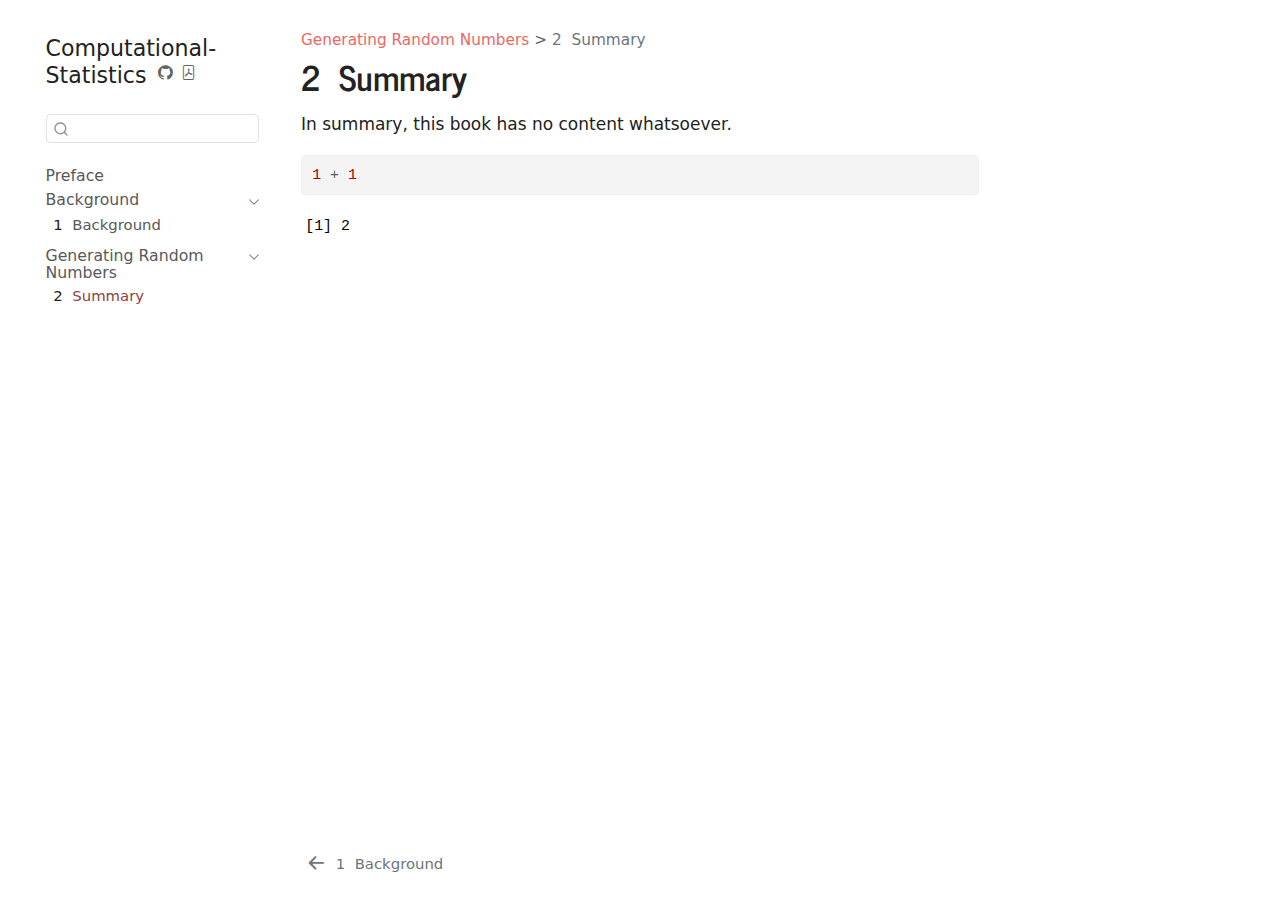
<file: docs/summary.html>
<!DOCTYPE html>
<html xmlns="http://www.w3.org/1999/xhtml" lang="en" xml:lang="en"><head>

<meta charset="utf-8">
<meta name="generator" content="quarto-1.4.549">

<meta name="viewport" content="width=device-width, initial-scale=1.0, user-scalable=yes">


<title>Computational-Statistics - 2&nbsp; Summary</title>
<style>
code{white-space: pre-wrap;}
span.smallcaps{font-variant: small-caps;}
div.columns{display: flex; gap: min(4vw, 1.5em);}
div.column{flex: auto; overflow-x: auto;}
div.hanging-indent{margin-left: 1.5em; text-indent: -1.5em;}
ul.task-list{list-style: none;}
ul.task-list li input[type="checkbox"] {
  width: 0.8em;
  margin: 0 0.8em 0.2em -1em; /* quarto-specific, see https://github.com/quarto-dev/quarto-cli/issues/4556 */ 
  vertical-align: middle;
}
/* CSS for syntax highlighting */
pre > code.sourceCode { white-space: pre; position: relative; }
pre > code.sourceCode > span { line-height: 1.25; }
pre > code.sourceCode > span:empty { height: 1.2em; }
.sourceCode { overflow: visible; }
code.sourceCode > span { color: inherit; text-decoration: inherit; }
div.sourceCode { margin: 1em 0; }
pre.sourceCode { margin: 0; }
@media screen {
div.sourceCode { overflow: auto; }
}
@media print {
pre > code.sourceCode { white-space: pre-wrap; }
pre > code.sourceCode > span { text-indent: -5em; padding-left: 5em; }
}
pre.numberSource code
  { counter-reset: source-line 0; }
pre.numberSource code > span
  { position: relative; left: -4em; counter-increment: source-line; }
pre.numberSource code > span > a:first-child::before
  { content: counter(source-line);
    position: relative; left: -1em; text-align: right; vertical-align: baseline;
    border: none; display: inline-block;
    -webkit-touch-callout: none; -webkit-user-select: none;
    -khtml-user-select: none; -moz-user-select: none;
    -ms-user-select: none; user-select: none;
    padding: 0 4px; width: 4em;
  }
pre.numberSource { margin-left: 3em;  padding-left: 4px; }
div.sourceCode
  {   }
@media screen {
pre > code.sourceCode > span > a:first-child::before { text-decoration: underline; }
}
</style>


<script src="site_libs/quarto-nav/quarto-nav.js"></script>
<script src="site_libs/quarto-nav/headroom.min.js"></script>
<script src="site_libs/clipboard/clipboard.min.js"></script>
<script src="site_libs/quarto-search/autocomplete.umd.js"></script>
<script src="site_libs/quarto-search/fuse.min.js"></script>
<script src="site_libs/quarto-search/quarto-search.js"></script>
<meta name="quarto:offset" content="./">
<link href="./probability.html" rel="prev">
<script src="site_libs/quarto-html/quarto.js"></script>
<script src="site_libs/quarto-html/popper.min.js"></script>
<script src="site_libs/quarto-html/tippy.umd.min.js"></script>
<script src="site_libs/quarto-html/anchor.min.js"></script>
<link href="site_libs/quarto-html/tippy.css" rel="stylesheet">
<link href="site_libs/quarto-html/quarto-syntax-highlighting.css" rel="stylesheet" id="quarto-text-highlighting-styles">
<script src="site_libs/bootstrap/bootstrap.min.js"></script>
<link href="site_libs/bootstrap/bootstrap-icons.css" rel="stylesheet">
<link href="site_libs/bootstrap/bootstrap.min.css" rel="stylesheet" id="quarto-bootstrap" data-mode="light">
<script id="quarto-search-options" type="application/json">{
  "location": "sidebar",
  "copy-button": false,
  "collapse-after": 3,
  "panel-placement": "start",
  "type": "textbox",
  "limit": 50,
  "keyboard-shortcut": [
    "f",
    "/",
    "s"
  ],
  "show-item-context": false,
  "language": {
    "search-no-results-text": "No results",
    "search-matching-documents-text": "matching documents",
    "search-copy-link-title": "Copy link to search",
    "search-hide-matches-text": "Hide additional matches",
    "search-more-match-text": "more match in this document",
    "search-more-matches-text": "more matches in this document",
    "search-clear-button-title": "Clear",
    "search-text-placeholder": "",
    "search-detached-cancel-button-title": "Cancel",
    "search-submit-button-title": "Submit",
    "search-label": "Search"
  }
}</script>


</head>

<body class="nav-sidebar floating">

<div id="quarto-search-results"></div>
  <header id="quarto-header" class="headroom fixed-top">
  <nav class="quarto-secondary-nav">
    <div class="container-fluid d-flex">
      <button type="button" class="quarto-btn-toggle btn" data-bs-toggle="collapse" data-bs-target=".quarto-sidebar-collapse-item" aria-controls="quarto-sidebar" aria-expanded="false" aria-label="Toggle sidebar navigation" onclick="if (window.quartoToggleHeadroom) { window.quartoToggleHeadroom(); }">
        <i class="bi bi-layout-text-sidebar-reverse"></i>
      </button>
        <nav class="quarto-page-breadcrumbs" aria-label="breadcrumb"><ol class="breadcrumb"><li class="breadcrumb-item"><a href="./summary.html">Generating Random Numbers</a></li><li class="breadcrumb-item"><a href="./summary.html"><span class="chapter-number">2</span>&nbsp; <span class="chapter-title">Summary</span></a></li></ol></nav>
        <a class="flex-grow-1" role="button" data-bs-toggle="collapse" data-bs-target=".quarto-sidebar-collapse-item" aria-controls="quarto-sidebar" aria-expanded="false" aria-label="Toggle sidebar navigation" onclick="if (window.quartoToggleHeadroom) { window.quartoToggleHeadroom(); }">      
        </a>
      <button type="button" class="btn quarto-search-button" aria-label="" onclick="window.quartoOpenSearch();">
        <i class="bi bi-search"></i>
      </button>
    </div>
  </nav>
</header>
<!-- content -->
<div id="quarto-content" class="quarto-container page-columns page-rows-contents page-layout-article">
<!-- sidebar -->
  <nav id="quarto-sidebar" class="sidebar collapse collapse-horizontal quarto-sidebar-collapse-item sidebar-navigation floating overflow-auto">
    <div class="pt-lg-2 mt-2 text-left sidebar-header">
    <div class="sidebar-title mb-0 py-0">
      <a href="./">Computational-Statistics</a> 
        <div class="sidebar-tools-main">
    <a href="https://github.com/N-Leach/course_Computational-Statistics" title="Source Code" class="quarto-navigation-tool px-1" aria-label="Source Code"><i class="bi bi-github"></i></a>
    <a href="./Computational-Statistics.pdf" title="Download PDF" class="quarto-navigation-tool px-1" aria-label="Download PDF"><i class="bi bi-file-pdf"></i></a>
</div>
    </div>
      </div>
        <div class="mt-2 flex-shrink-0 align-items-center">
        <div class="sidebar-search">
        <div id="quarto-search" class="" title="Search"></div>
        </div>
        </div>
    <div class="sidebar-menu-container"> 
    <ul class="list-unstyled mt-1">
        <li class="sidebar-item">
  <div class="sidebar-item-container"> 
  <a href="./index.html" class="sidebar-item-text sidebar-link">
 <span class="menu-text">Preface</span></a>
  </div>
</li>
        <li class="sidebar-item sidebar-item-section">
      <div class="sidebar-item-container"> 
            <a class="sidebar-item-text sidebar-link text-start" data-bs-toggle="collapse" data-bs-target="#quarto-sidebar-section-1" aria-expanded="true">
 <span class="menu-text">Background</span></a>
          <a class="sidebar-item-toggle text-start" data-bs-toggle="collapse" data-bs-target="#quarto-sidebar-section-1" aria-expanded="true" aria-label="Toggle section">
            <i class="bi bi-chevron-right ms-2"></i>
          </a> 
      </div>
      <ul id="quarto-sidebar-section-1" class="collapse list-unstyled sidebar-section depth1 show">  
          <li class="sidebar-item">
  <div class="sidebar-item-container"> 
  <a href="./probability.html" class="sidebar-item-text sidebar-link">
 <span class="menu-text"><span class="chapter-number">1</span>&nbsp; <span class="chapter-title">Background</span></span></a>
  </div>
</li>
      </ul>
  </li>
        <li class="sidebar-item sidebar-item-section">
      <div class="sidebar-item-container"> 
            <a class="sidebar-item-text sidebar-link text-start" data-bs-toggle="collapse" data-bs-target="#quarto-sidebar-section-2" aria-expanded="true">
 <span class="menu-text">Generating Random Numbers</span></a>
          <a class="sidebar-item-toggle text-start" data-bs-toggle="collapse" data-bs-target="#quarto-sidebar-section-2" aria-expanded="true" aria-label="Toggle section">
            <i class="bi bi-chevron-right ms-2"></i>
          </a> 
      </div>
      <ul id="quarto-sidebar-section-2" class="collapse list-unstyled sidebar-section depth1 show">  
          <li class="sidebar-item">
  <div class="sidebar-item-container"> 
  <a href="./summary.html" class="sidebar-item-text sidebar-link active">
 <span class="menu-text"><span class="chapter-number">2</span>&nbsp; <span class="chapter-title">Summary</span></span></a>
  </div>
</li>
      </ul>
  </li>
    </ul>
    </div>
</nav>
<div id="quarto-sidebar-glass" class="quarto-sidebar-collapse-item" data-bs-toggle="collapse" data-bs-target=".quarto-sidebar-collapse-item"></div>
<!-- margin-sidebar -->
    <div id="quarto-margin-sidebar" class="sidebar margin-sidebar">
        
    </div>
<!-- main -->
<main class="content" id="quarto-document-content">

<header id="title-block-header" class="quarto-title-block default"><nav class="quarto-page-breadcrumbs quarto-title-breadcrumbs d-none d-lg-block" aria-label="breadcrumb"><ol class="breadcrumb"><li class="breadcrumb-item"><a href="./summary.html">Generating Random Numbers</a></li><li class="breadcrumb-item"><a href="./summary.html"><span class="chapter-number">2</span>&nbsp; <span class="chapter-title">Summary</span></a></li></ol></nav>
<div class="quarto-title">
<h1 class="title"><span class="chapter-number">2</span>&nbsp; <span class="chapter-title">Summary</span></h1>
</div>



<div class="quarto-title-meta">

    
  
    
  </div>
  


</header>


<p>In summary, this book has no content whatsoever.</p>
<div class="cell">
<div class="sourceCode cell-code" id="cb1"><pre class="sourceCode r code-with-copy"><code class="sourceCode r"><span id="cb1-1"><a href="#cb1-1" aria-hidden="true" tabindex="-1"></a><span class="dv">1</span> <span class="sc">+</span> <span class="dv">1</span></span></code><button title="Copy to Clipboard" class="code-copy-button"><i class="bi"></i></button></pre></div>
<div class="cell-output cell-output-stdout">
<pre><code>[1] 2</code></pre>
</div>
</div>



</main> <!-- /main -->
<script id="quarto-html-after-body" type="application/javascript">
window.document.addEventListener("DOMContentLoaded", function (event) {
  const toggleBodyColorMode = (bsSheetEl) => {
    const mode = bsSheetEl.getAttribute("data-mode");
    const bodyEl = window.document.querySelector("body");
    if (mode === "dark") {
      bodyEl.classList.add("quarto-dark");
      bodyEl.classList.remove("quarto-light");
    } else {
      bodyEl.classList.add("quarto-light");
      bodyEl.classList.remove("quarto-dark");
    }
  }
  const toggleBodyColorPrimary = () => {
    const bsSheetEl = window.document.querySelector("link#quarto-bootstrap");
    if (bsSheetEl) {
      toggleBodyColorMode(bsSheetEl);
    }
  }
  toggleBodyColorPrimary();  
  const icon = "";
  const anchorJS = new window.AnchorJS();
  anchorJS.options = {
    placement: 'right',
    icon: icon
  };
  anchorJS.add('.anchored');
  const isCodeAnnotation = (el) => {
    for (const clz of el.classList) {
      if (clz.startsWith('code-annotation-')) {                     
        return true;
      }
    }
    return false;
  }
  const clipboard = new window.ClipboardJS('.code-copy-button', {
    text: function(trigger) {
      const codeEl = trigger.previousElementSibling.cloneNode(true);
      for (const childEl of codeEl.children) {
        if (isCodeAnnotation(childEl)) {
          childEl.remove();
        }
      }
      return codeEl.innerText;
    }
  });
  clipboard.on('success', function(e) {
    // button target
    const button = e.trigger;
    // don't keep focus
    button.blur();
    // flash "checked"
    button.classList.add('code-copy-button-checked');
    var currentTitle = button.getAttribute("title");
    button.setAttribute("title", "Copied!");
    let tooltip;
    if (window.bootstrap) {
      button.setAttribute("data-bs-toggle", "tooltip");
      button.setAttribute("data-bs-placement", "left");
      button.setAttribute("data-bs-title", "Copied!");
      tooltip = new bootstrap.Tooltip(button, 
        { trigger: "manual", 
          customClass: "code-copy-button-tooltip",
          offset: [0, -8]});
      tooltip.show();    
    }
    setTimeout(function() {
      if (tooltip) {
        tooltip.hide();
        button.removeAttribute("data-bs-title");
        button.removeAttribute("data-bs-toggle");
        button.removeAttribute("data-bs-placement");
      }
      button.setAttribute("title", currentTitle);
      button.classList.remove('code-copy-button-checked');
    }, 1000);
    // clear code selection
    e.clearSelection();
  });
  function tippyHover(el, contentFn, onTriggerFn, onUntriggerFn) {
    const config = {
      allowHTML: true,
      maxWidth: 500,
      delay: 100,
      arrow: false,
      appendTo: function(el) {
          return el.parentElement;
      },
      interactive: true,
      interactiveBorder: 10,
      theme: 'quarto',
      placement: 'bottom-start',
    };
    if (contentFn) {
      config.content = contentFn;
    }
    if (onTriggerFn) {
      config.onTrigger = onTriggerFn;
    }
    if (onUntriggerFn) {
      config.onUntrigger = onUntriggerFn;
    }
    window.tippy(el, config); 
  }
  const noterefs = window.document.querySelectorAll('a[role="doc-noteref"]');
  for (var i=0; i<noterefs.length; i++) {
    const ref = noterefs[i];
    tippyHover(ref, function() {
      // use id or data attribute instead here
      let href = ref.getAttribute('data-footnote-href') || ref.getAttribute('href');
      try { href = new URL(href).hash; } catch {}
      const id = href.replace(/^#\/?/, "");
      const note = window.document.getElementById(id);
      return note.innerHTML;
    });
  }
  const xrefs = window.document.querySelectorAll('a.quarto-xref');
  const processXRef = (id, note) => {
    // Strip column container classes
    const stripColumnClz = (el) => {
      el.classList.remove("page-full", "page-columns");
      if (el.children) {
        for (const child of el.children) {
          stripColumnClz(child);
        }
      }
    }
    stripColumnClz(note)
    if (id === null || id.startsWith('sec-')) {
      // Special case sections, only their first couple elements
      const container = document.createElement("div");
      if (note.children && note.children.length > 2) {
        container.appendChild(note.children[0].cloneNode(true));
        for (let i = 1; i < note.children.length; i++) {
          const child = note.children[i];
          if (child.tagName === "P" && child.innerText === "") {
            continue;
          } else {
            container.appendChild(child.cloneNode(true));
            break;
          }
        }
        if (window.Quarto?.typesetMath) {
          window.Quarto.typesetMath(container);
        }
        return container.innerHTML
      } else {
        if (window.Quarto?.typesetMath) {
          window.Quarto.typesetMath(note);
        }
        return note.innerHTML;
      }
    } else {
      // Remove any anchor links if they are present
      const anchorLink = note.querySelector('a.anchorjs-link');
      if (anchorLink) {
        anchorLink.remove();
      }
      if (window.Quarto?.typesetMath) {
        window.Quarto.typesetMath(note);
      }
      // TODO in 1.5, we should make sure this works without a callout special case
      if (note.classList.contains("callout")) {
        return note.outerHTML;
      } else {
        return note.innerHTML;
      }
    }
  }
  for (var i=0; i<xrefs.length; i++) {
    const xref = xrefs[i];
    tippyHover(xref, undefined, function(instance) {
      instance.disable();
      let url = xref.getAttribute('href');
      let hash = undefined; 
      if (url.startsWith('#')) {
        hash = url;
      } else {
        try { hash = new URL(url).hash; } catch {}
      }
      if (hash) {
        const id = hash.replace(/^#\/?/, "");
        const note = window.document.getElementById(id);
        if (note !== null) {
          try {
            const html = processXRef(id, note.cloneNode(true));
            instance.setContent(html);
          } finally {
            instance.enable();
            instance.show();
          }
        } else {
          // See if we can fetch this
          fetch(url.split('#')[0])
          .then(res => res.text())
          .then(html => {
            const parser = new DOMParser();
            const htmlDoc = parser.parseFromString(html, "text/html");
            const note = htmlDoc.getElementById(id);
            if (note !== null) {
              const html = processXRef(id, note);
              instance.setContent(html);
            } 
          }).finally(() => {
            instance.enable();
            instance.show();
          });
        }
      } else {
        // See if we can fetch a full url (with no hash to target)
        // This is a special case and we should probably do some content thinning / targeting
        fetch(url)
        .then(res => res.text())
        .then(html => {
          const parser = new DOMParser();
          const htmlDoc = parser.parseFromString(html, "text/html");
          const note = htmlDoc.querySelector('main.content');
          if (note !== null) {
            // This should only happen for chapter cross references
            // (since there is no id in the URL)
            // remove the first header
            if (note.children.length > 0 && note.children[0].tagName === "HEADER") {
              note.children[0].remove();
            }
            const html = processXRef(null, note);
            instance.setContent(html);
          } 
        }).finally(() => {
          instance.enable();
          instance.show();
        });
      }
    }, function(instance) {
    });
  }
      let selectedAnnoteEl;
      const selectorForAnnotation = ( cell, annotation) => {
        let cellAttr = 'data-code-cell="' + cell + '"';
        let lineAttr = 'data-code-annotation="' +  annotation + '"';
        const selector = 'span[' + cellAttr + '][' + lineAttr + ']';
        return selector;
      }
      const selectCodeLines = (annoteEl) => {
        const doc = window.document;
        const targetCell = annoteEl.getAttribute("data-target-cell");
        const targetAnnotation = annoteEl.getAttribute("data-target-annotation");
        const annoteSpan = window.document.querySelector(selectorForAnnotation(targetCell, targetAnnotation));
        const lines = annoteSpan.getAttribute("data-code-lines").split(",");
        const lineIds = lines.map((line) => {
          return targetCell + "-" + line;
        })
        let top = null;
        let height = null;
        let parent = null;
        if (lineIds.length > 0) {
            //compute the position of the single el (top and bottom and make a div)
            const el = window.document.getElementById(lineIds[0]);
            top = el.offsetTop;
            height = el.offsetHeight;
            parent = el.parentElement.parentElement;
          if (lineIds.length > 1) {
            const lastEl = window.document.getElementById(lineIds[lineIds.length - 1]);
            const bottom = lastEl.offsetTop + lastEl.offsetHeight;
            height = bottom - top;
          }
          if (top !== null && height !== null && parent !== null) {
            // cook up a div (if necessary) and position it 
            let div = window.document.getElementById("code-annotation-line-highlight");
            if (div === null) {
              div = window.document.createElement("div");
              div.setAttribute("id", "code-annotation-line-highlight");
              div.style.position = 'absolute';
              parent.appendChild(div);
            }
            div.style.top = top - 2 + "px";
            div.style.height = height + 4 + "px";
            div.style.left = 0;
            let gutterDiv = window.document.getElementById("code-annotation-line-highlight-gutter");
            if (gutterDiv === null) {
              gutterDiv = window.document.createElement("div");
              gutterDiv.setAttribute("id", "code-annotation-line-highlight-gutter");
              gutterDiv.style.position = 'absolute';
              const codeCell = window.document.getElementById(targetCell);
              const gutter = codeCell.querySelector('.code-annotation-gutter');
              gutter.appendChild(gutterDiv);
            }
            gutterDiv.style.top = top - 2 + "px";
            gutterDiv.style.height = height + 4 + "px";
          }
          selectedAnnoteEl = annoteEl;
        }
      };
      const unselectCodeLines = () => {
        const elementsIds = ["code-annotation-line-highlight", "code-annotation-line-highlight-gutter"];
        elementsIds.forEach((elId) => {
          const div = window.document.getElementById(elId);
          if (div) {
            div.remove();
          }
        });
        selectedAnnoteEl = undefined;
      };
        // Handle positioning of the toggle
    window.addEventListener(
      "resize",
      throttle(() => {
        elRect = undefined;
        if (selectedAnnoteEl) {
          selectCodeLines(selectedAnnoteEl);
        }
      }, 10)
    );
    function throttle(fn, ms) {
    let throttle = false;
    let timer;
      return (...args) => {
        if(!throttle) { // first call gets through
            fn.apply(this, args);
            throttle = true;
        } else { // all the others get throttled
            if(timer) clearTimeout(timer); // cancel #2
            timer = setTimeout(() => {
              fn.apply(this, args);
              timer = throttle = false;
            }, ms);
        }
      };
    }
      // Attach click handler to the DT
      const annoteDls = window.document.querySelectorAll('dt[data-target-cell]');
      for (const annoteDlNode of annoteDls) {
        annoteDlNode.addEventListener('click', (event) => {
          const clickedEl = event.target;
          if (clickedEl !== selectedAnnoteEl) {
            unselectCodeLines();
            const activeEl = window.document.querySelector('dt[data-target-cell].code-annotation-active');
            if (activeEl) {
              activeEl.classList.remove('code-annotation-active');
            }
            selectCodeLines(clickedEl);
            clickedEl.classList.add('code-annotation-active');
          } else {
            // Unselect the line
            unselectCodeLines();
            clickedEl.classList.remove('code-annotation-active');
          }
        });
      }
  const findCites = (el) => {
    const parentEl = el.parentElement;
    if (parentEl) {
      const cites = parentEl.dataset.cites;
      if (cites) {
        return {
          el,
          cites: cites.split(' ')
        };
      } else {
        return findCites(el.parentElement)
      }
    } else {
      return undefined;
    }
  };
  var bibliorefs = window.document.querySelectorAll('a[role="doc-biblioref"]');
  for (var i=0; i<bibliorefs.length; i++) {
    const ref = bibliorefs[i];
    const citeInfo = findCites(ref);
    if (citeInfo) {
      tippyHover(citeInfo.el, function() {
        var popup = window.document.createElement('div');
        citeInfo.cites.forEach(function(cite) {
          var citeDiv = window.document.createElement('div');
          citeDiv.classList.add('hanging-indent');
          citeDiv.classList.add('csl-entry');
          var biblioDiv = window.document.getElementById('ref-' + cite);
          if (biblioDiv) {
            citeDiv.innerHTML = biblioDiv.innerHTML;
          }
          popup.appendChild(citeDiv);
        });
        return popup.innerHTML;
      });
    }
  }
});
</script>
<nav class="page-navigation">
  <div class="nav-page nav-page-previous">
      <a href="./probability.html" class="pagination-link  aria-label=" &lt;span="">
        <i class="bi bi-arrow-left-short"></i> <span class="nav-page-text"><span class="chapter-number">1</span>&nbsp; <span class="chapter-title">Background</span></span>
      </a>          
  </div>
  <div class="nav-page nav-page-next">
  </div>
</nav>
</div> <!-- /content -->




</body></html>
</file>
<file: docs/site_libs/quarto-html/tippy.css>
.tippy-box[data-animation=fade][data-state=hidden]{opacity:0}[data-tippy-root]{max-width:calc(100vw - 10px)}.tippy-box{position:relative;background-color:#333;color:#fff;border-radius:4px;font-size:14px;line-height:1.4;white-space:normal;outline:0;transition-property:transform,visibility,opacity}.tippy-box[data-placement^=top]>.tippy-arrow{bottom:0}.tippy-box[data-placement^=top]>.tippy-arrow:before{bottom:-7px;left:0;border-width:8px 8px 0;border-top-color:initial;transform-origin:center top}.tippy-box[data-placement^=bottom]>.tippy-arrow{top:0}.tippy-box[data-placement^=bottom]>.tippy-arrow:before{top:-7px;left:0;border-width:0 8px 8px;border-bottom-color:initial;transform-origin:center bottom}.tippy-box[data-placement^=left]>.tippy-arrow{right:0}.tippy-box[data-placement^=left]>.tippy-arrow:before{border-width:8px 0 8px 8px;border-left-color:initial;right:-7px;transform-origin:center left}.tippy-box[data-placement^=right]>.tippy-arrow{left:0}.tippy-box[data-placement^=right]>.tippy-arrow:before{left:-7px;border-width:8px 8px 8px 0;border-right-color:initial;transform-origin:center right}.tippy-box[data-inertia][data-state=visible]{transition-timing-function:cubic-bezier(.54,1.5,.38,1.11)}.tippy-arrow{width:16px;height:16px;color:#333}.tippy-arrow:before{content:"";position:absolute;border-color:transparent;border-style:solid}.tippy-content{position:relative;padding:5px 9px;z-index:1}
</file>
<file: docs/site_libs/quarto-html/quarto-syntax-highlighting.css>
/* quarto syntax highlight colors */
:root {
  --quarto-hl-ot-color: #003B4F;
  --quarto-hl-at-color: #657422;
  --quarto-hl-ss-color: #20794D;
  --quarto-hl-an-color: #5E5E5E;
  --quarto-hl-fu-color: #4758AB;
  --quarto-hl-st-color: #20794D;
  --quarto-hl-cf-color: #003B4F;
  --quarto-hl-op-color: #5E5E5E;
  --quarto-hl-er-color: #AD0000;
  --quarto-hl-bn-color: #AD0000;
  --quarto-hl-al-color: #AD0000;
  --quarto-hl-va-color: #111111;
  --quarto-hl-bu-color: inherit;
  --quarto-hl-ex-color: inherit;
  --quarto-hl-pp-color: #AD0000;
  --quarto-hl-in-color: #5E5E5E;
  --quarto-hl-vs-color: #20794D;
  --quarto-hl-wa-color: #5E5E5E;
  --quarto-hl-do-color: #5E5E5E;
  --quarto-hl-im-color: #00769E;
  --quarto-hl-ch-color: #20794D;
  --quarto-hl-dt-color: #AD0000;
  --quarto-hl-fl-color: #AD0000;
  --quarto-hl-co-color: #5E5E5E;
  --quarto-hl-cv-color: #5E5E5E;
  --quarto-hl-cn-color: #8f5902;
  --quarto-hl-sc-color: #5E5E5E;
  --quarto-hl-dv-color: #AD0000;
  --quarto-hl-kw-color: #003B4F;
}

/* other quarto variables */
:root {
  --quarto-font-monospace: SFMono-Regular, Menlo, Monaco, Consolas, "Liberation Mono", "Courier New", monospace;
}

pre > code.sourceCode > span {
  color: #003B4F;
}

code span {
  color: #003B4F;
}

code.sourceCode > span {
  color: #003B4F;
}

div.sourceCode,
div.sourceCode pre.sourceCode {
  color: #003B4F;
}

code span.ot {
  color: #003B4F;
  font-style: inherit;
}

code span.at {
  color: #657422;
  font-style: inherit;
}

code span.ss {
  color: #20794D;
  font-style: inherit;
}

code span.an {
  color: #5E5E5E;
  font-style: inherit;
}

code span.fu {
  color: #4758AB;
  font-style: inherit;
}

code span.st {
  color: #20794D;
  font-style: inherit;
}

code span.cf {
  color: #003B4F;
  font-style: inherit;
}

code span.op {
  color: #5E5E5E;
  font-style: inherit;
}

code span.er {
  color: #AD0000;
  font-style: inherit;
}

code span.bn {
  color: #AD0000;
  font-style: inherit;
}

code span.al {
  color: #AD0000;
  font-style: inherit;
}

code span.va {
  color: #111111;
  font-style: inherit;
}

code span.bu {
  font-style: inherit;
}

code span.ex {
  font-style: inherit;
}

code span.pp {
  color: #AD0000;
  font-style: inherit;
}

code span.in {
  color: #5E5E5E;
  font-style: inherit;
}

code span.vs {
  color: #20794D;
  font-style: inherit;
}

code span.wa {
  color: #5E5E5E;
  font-style: italic;
}

code span.do {
  color: #5E5E5E;
  font-style: italic;
}

code span.im {
  color: #00769E;
  font-style: inherit;
}

code span.ch {
  color: #20794D;
  font-style: inherit;
}

code span.dt {
  color: #AD0000;
  font-style: inherit;
}

code span.fl {
  color: #AD0000;
  font-style: inherit;
}

code span.co {
  color: #5E5E5E;
  font-style: inherit;
}

code span.cv {
  color: #5E5E5E;
  font-style: italic;
}

code span.cn {
  color: #8f5902;
  font-style: inherit;
}

code span.sc {
  color: #5E5E5E;
  font-style: inherit;
}

code span.dv {
  color: #AD0000;
  font-style: inherit;
}

code span.kw {
  color: #003B4F;
  font-style: inherit;
}

.prevent-inlining {
  content: "</";
}

/*# sourceMappingURL=debc5d5d77c3f9108843748ff7464032.css.map */
</file>
